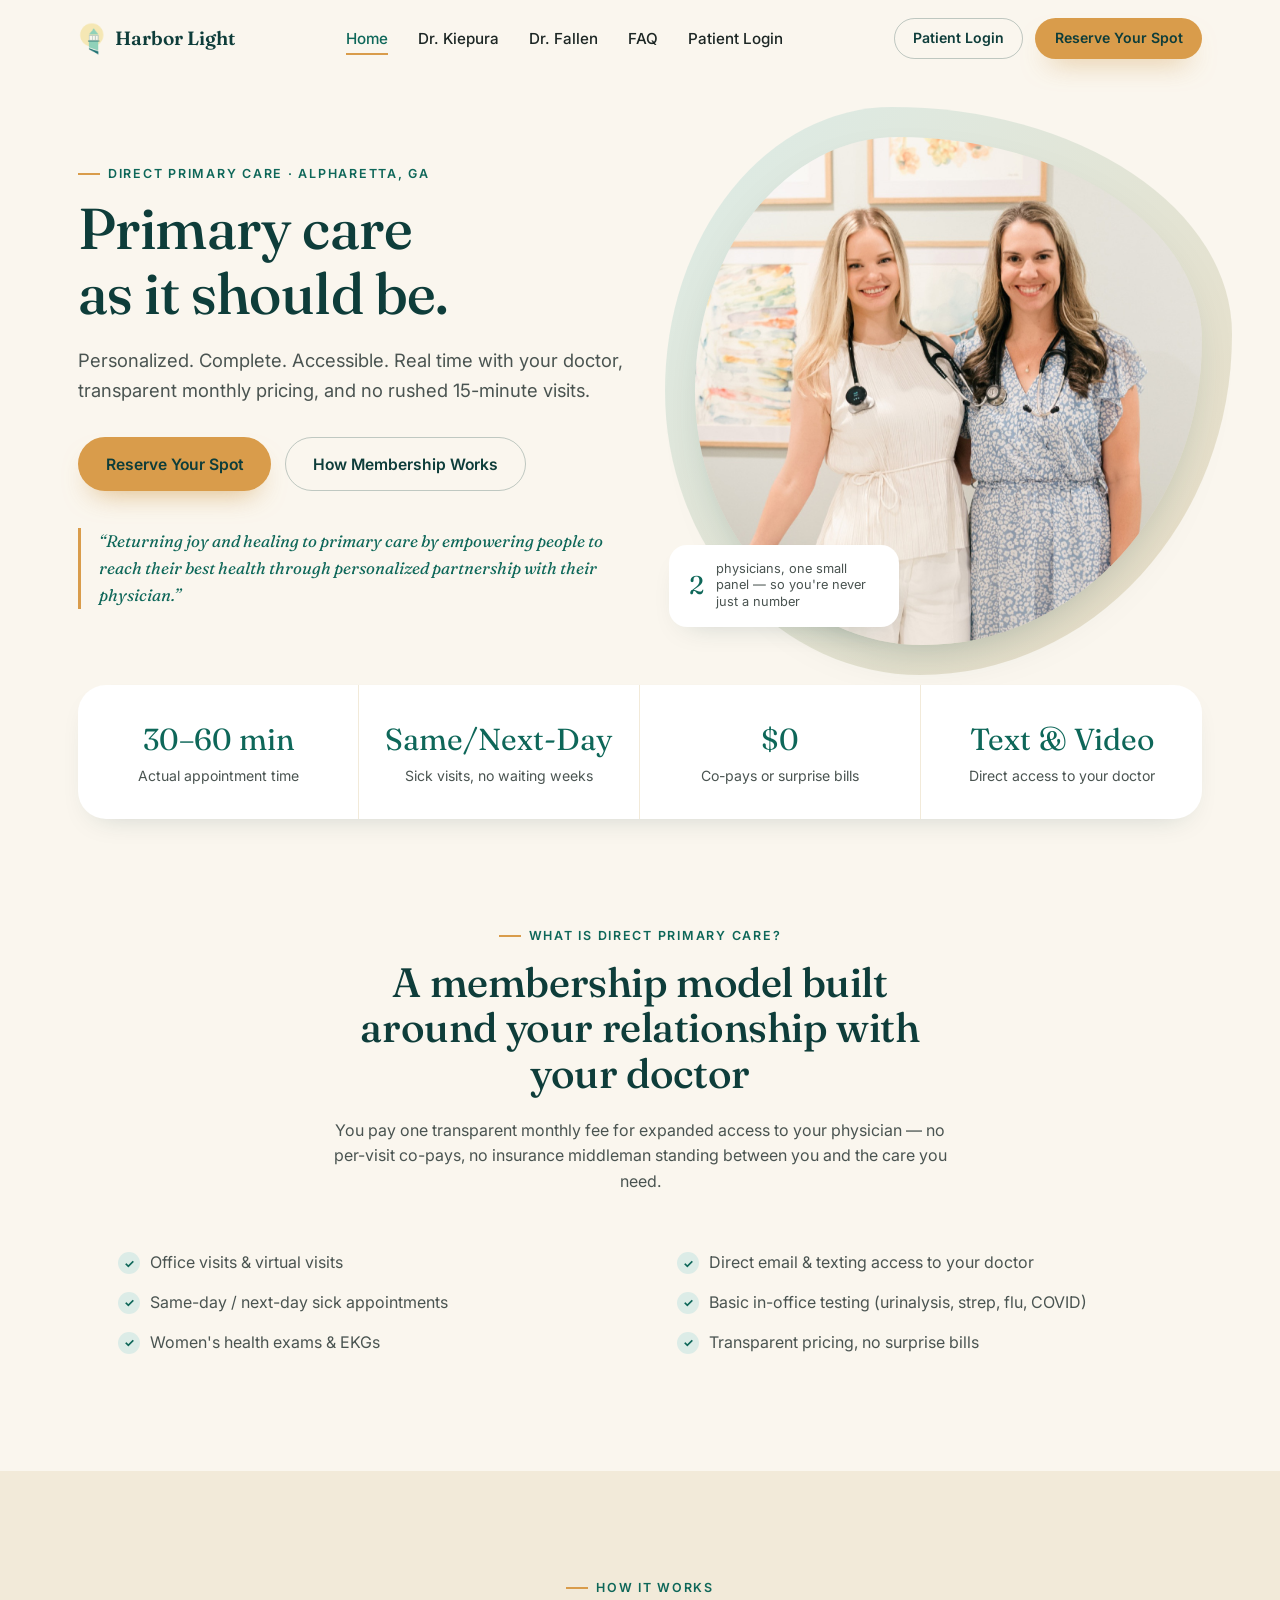
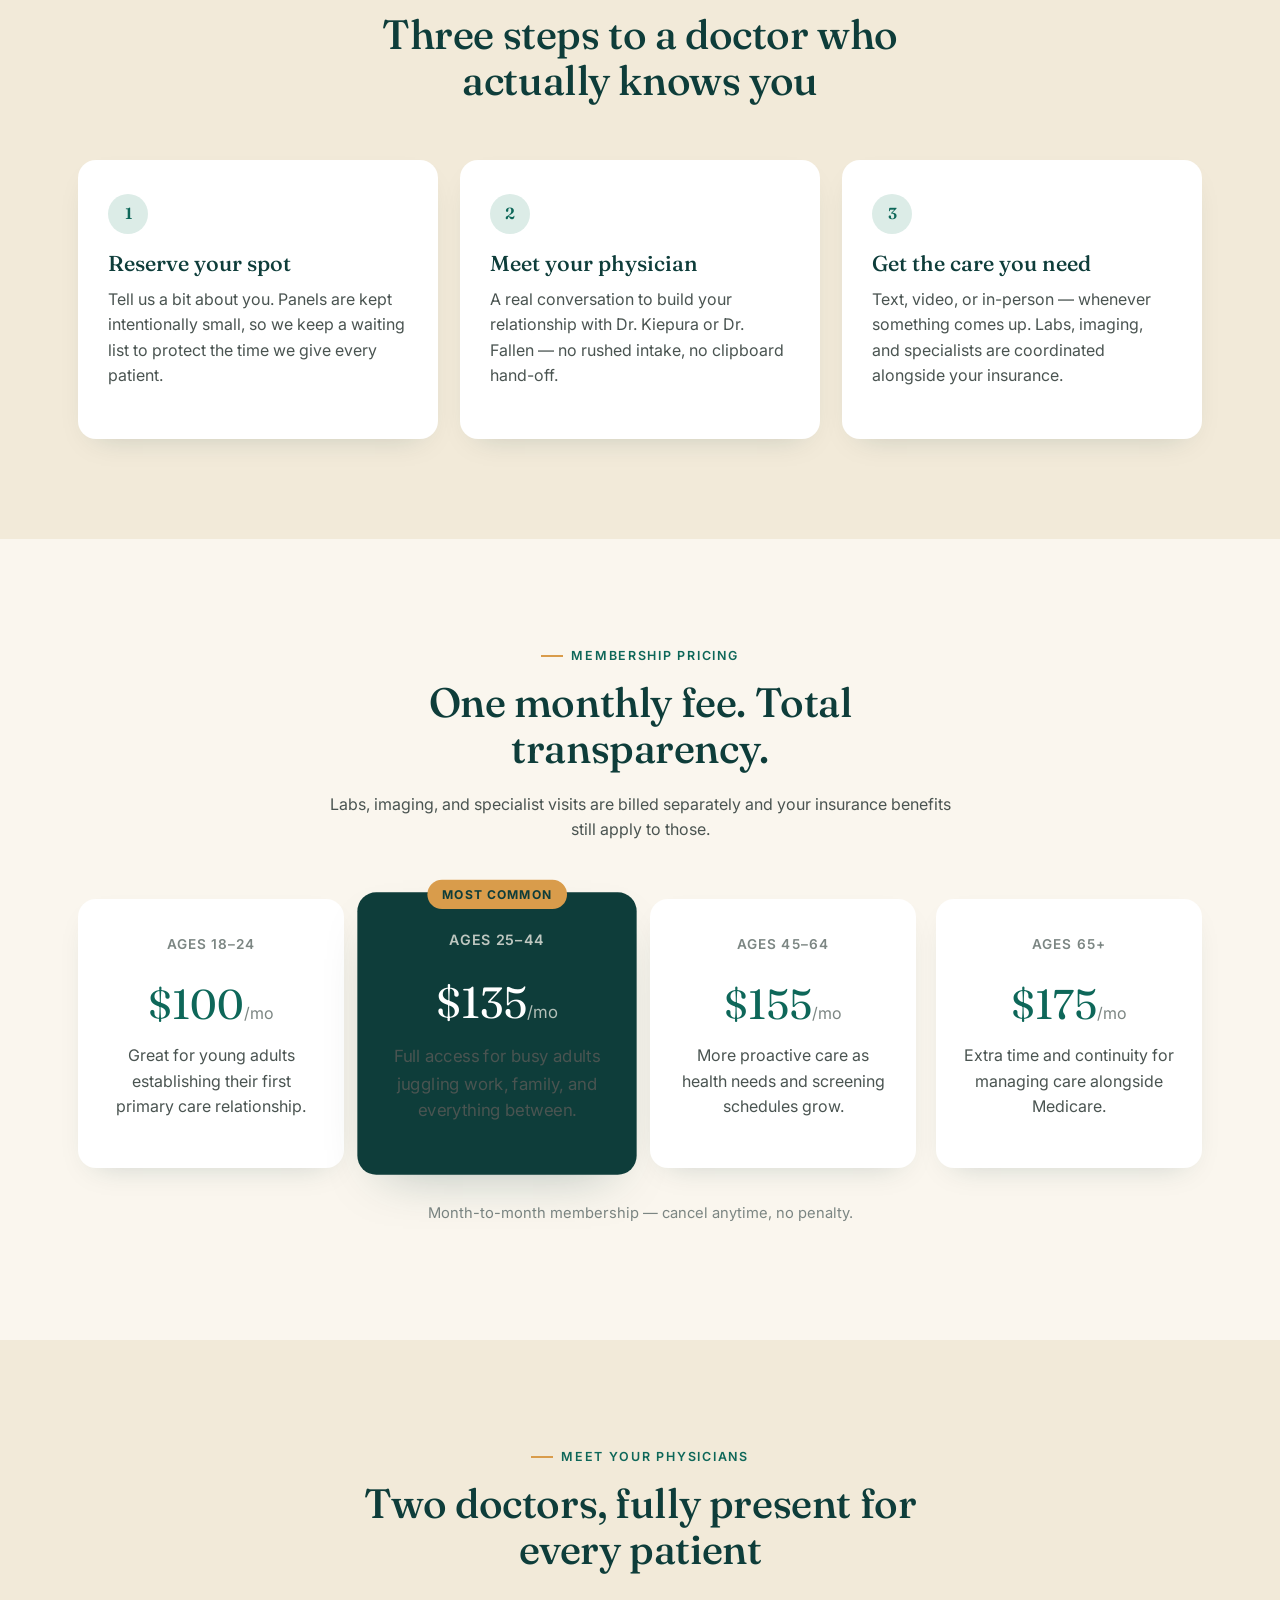
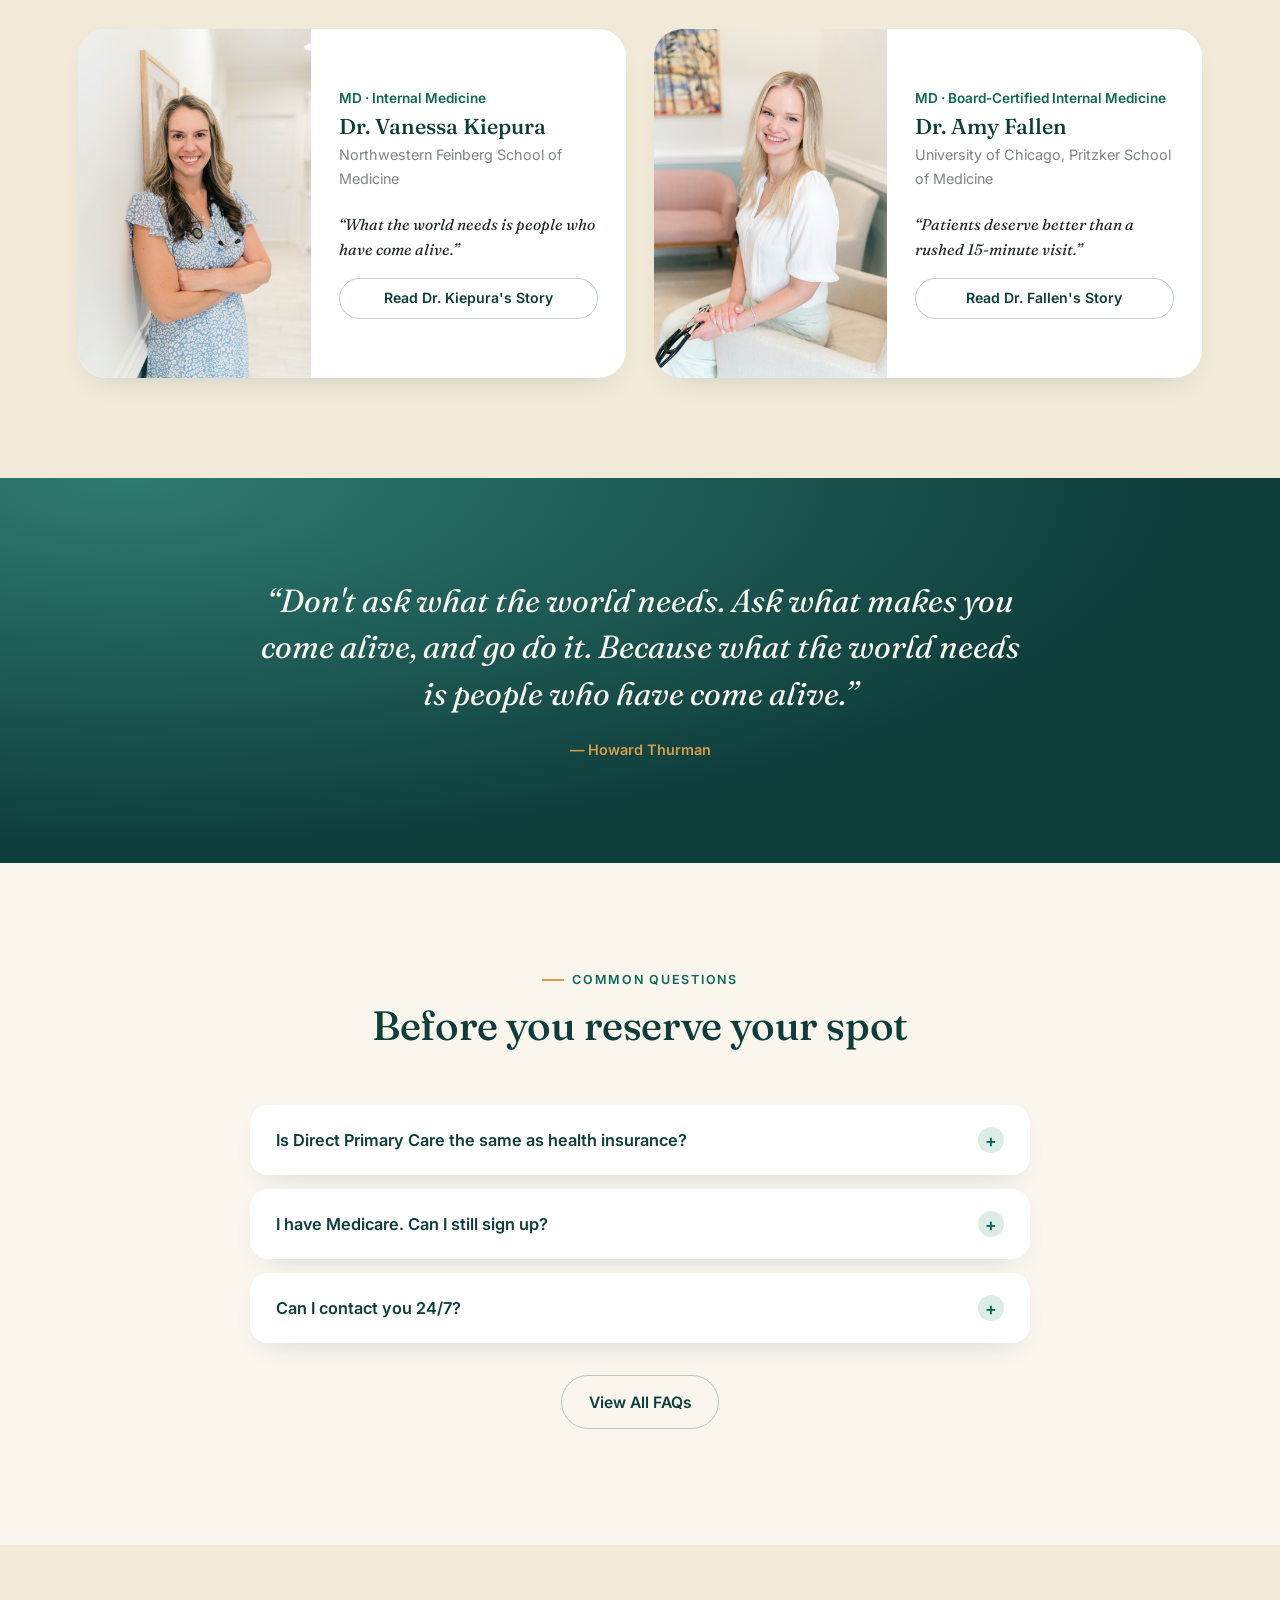
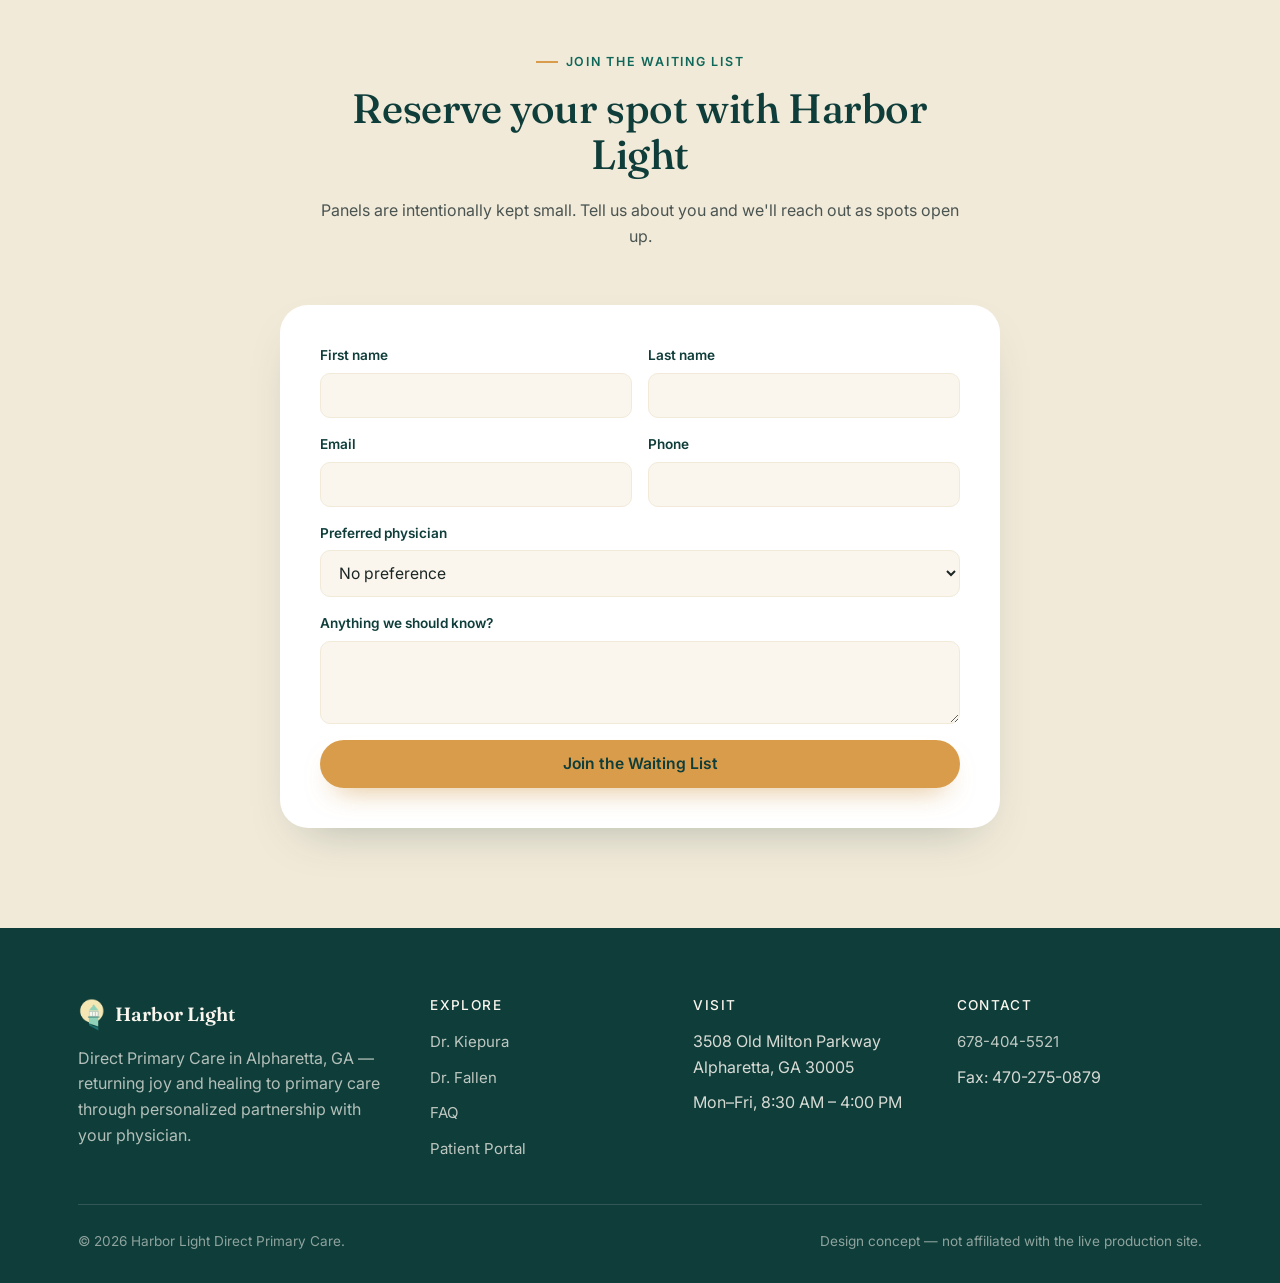
<file: site/index.html>
<!DOCTYPE html>
<html lang="en">
<head>
<meta charset="UTF-8">
<meta name="viewport" content="width=device-width, initial-scale=1.0">
<title>Harbor Light Direct Primary Care | Dr. Kiepura &amp; Dr. Fallen | Alpharetta, GA</title>
<meta name="description" content="Primary care as it should be — personalized, complete, and accessible. Direct Primary Care membership with Dr. Vanessa Kiepura and Dr. Amy Fallen in Alpharetta, GA.">
<link rel="icon" href="assets/img/favicon.png">
<link rel="stylesheet" href="assets/css/styles.css">
<noscript><style>[data-reveal]{opacity:1 !important;transform:none !important;}</style></noscript>
</head>
<body>

<header class="site-header">
  <div class="container nav-row">
    <a href="index.html" class="brand">
      <img src="assets/img/logo-mark.png" alt="Harbor Light lighthouse mark">
      <span class="brand-name">Harbor Light</span>
    </a>
    <nav>
      <ul class="nav-links">
        <li><a href="index.html" class="active">Home</a></li>
        <li><a href="dr-kiepura.html">Dr. Kiepura</a></li>
        <li><a href="dr-fallen.html">Dr. Fallen</a></li>
        <li><a href="faq.html">FAQ</a></li>
        <li><a href="patient-login.html">Patient Login</a></li>
      </ul>
    </nav>
    <div class="nav-cta">
      <a href="patient-login.html" class="btn btn-outline btn-sm">Patient Login</a>
      <a href="#waitlist" class="btn btn-primary btn-sm">Reserve Your Spot</a>
    </div>
    <button class="nav-toggle" aria-label="Open menu"><span></span><span></span><span></span></button>
  </div>
</header>

<div class="mobile-nav">
  <button class="mobile-nav-close" aria-label="Close menu">&times;</button>
  <a href="index.html">Home</a>
  <a href="dr-kiepura.html">Dr. Kiepura</a>
  <a href="dr-fallen.html">Dr. Fallen</a>
  <a href="faq.html">FAQ</a>
  <a href="patient-login.html">Patient Login</a>
  <a href="#waitlist" class="btn btn-primary">Reserve Your Spot</a>
</div>

<main>

  <!-- Hero -->
  <section class="hero">
    <div class="container hero-grid">
      <div data-reveal>
        <span class="eyebrow">Direct Primary Care · Alpharetta, GA</span>
        <h1>Primary care<br>as it should be.</h1>
        <p class="lede">Personalized. Complete. Accessible. Real time with your doctor, transparent monthly pricing, and no rushed 15-minute visits.</p>
        <div class="hero-actions">
          <a href="#waitlist" class="btn btn-primary">Reserve Your Spot</a>
          <a href="#how-it-works" class="btn btn-outline">How Membership Works</a>
        </div>
        <p class="hero-quote">&ldquo;Returning joy and healing to primary care by empowering people to reach their best health through personalized partnership with their physician.&rdquo;</p>
      </div>
      <div class="hero-media" data-reveal>
        <div class="blob"></div>
        <img src="assets/img/hero-clinic.jpg" alt="Dr. Fallen and Dr. Kiepura standing together in a Harbor Light exam room">
        <div class="hero-badge">
          <span class="num">2</span>
          <span class="label">physicians, one small panel &mdash; so you're never just a number</span>
        </div>
      </div>
    </div>
  </section>

  <!-- Stats bar -->
  <div class="container">
    <div class="stats-bar" data-reveal>
      <div class="stats-grid">
        <div class="stat">
          <span class="value">30&ndash;60 min</span>
          <span class="label">Actual appointment time</span>
        </div>
        <div class="stat">
          <span class="value">Same/Next-Day</span>
          <span class="label">Sick visits, no waiting weeks</span>
        </div>
        <div class="stat">
          <span class="value">$0</span>
          <span class="label">Co-pays or surprise bills</span>
        </div>
        <div class="stat">
          <span class="value">Text &amp; Video</span>
          <span class="label">Direct access to your doctor</span>
        </div>
      </div>
    </div>
  </div>

  <!-- What is DPC -->
  <section id="about">
    <div class="container">
      <div class="section-head" data-reveal>
        <span class="eyebrow">What is Direct Primary Care?</span>
        <h2>A membership model built around your relationship with your doctor</h2>
        <p>You pay one transparent monthly fee for expanded access to your physician &mdash; no per-visit co-pays, no insurance middleman standing between you and the care you need.</p>
      </div>
      <ul class="included-grid" data-reveal>
        <li>Office visits &amp; virtual visits</li>
        <li>Direct email &amp; texting access to your doctor</li>
        <li>Same-day / next-day sick appointments</li>
        <li>Basic in-office testing (urinalysis, strep, flu, COVID)</li>
        <li>Women's health exams &amp; EKGs</li>
        <li>Transparent pricing, no surprise bills</li>
      </ul>
    </div>
  </section>

  <!-- How it works -->
  <section id="how-it-works" class="bg-cream-dark">
    <div class="container">
      <div class="section-head" data-reveal>
        <span class="eyebrow">How It Works</span>
        <h2>Three steps to a doctor who actually knows you</h2>
      </div>
      <div class="bento" data-reveal>
        <div class="bento-card">
          <span class="step-num">1</span>
          <h3>Reserve your spot</h3>
          <p>Tell us a bit about you. Panels are kept intentionally small, so we keep a waiting list to protect the time we give every patient.</p>
        </div>
        <div class="bento-card">
          <span class="step-num">2</span>
          <h3>Meet your physician</h3>
          <p>A real conversation to build your relationship with Dr. Kiepura or Dr. Fallen &mdash; no rushed intake, no clipboard hand-off.</p>
        </div>
        <div class="bento-card">
          <span class="step-num">3</span>
          <h3>Get the care you need</h3>
          <p>Text, video, or in-person &mdash; whenever something comes up. Labs, imaging, and specialists are coordinated alongside your insurance.</p>
        </div>
      </div>
    </div>
  </section>

  <!-- Pricing -->
  <section id="pricing">
    <div class="container">
      <div class="section-head" data-reveal>
        <span class="eyebrow">Membership Pricing</span>
        <h2>One monthly fee. Total transparency.</h2>
        <p>Labs, imaging, and specialist visits are billed separately and your insurance benefits still apply to those.</p>
      </div>
      <div class="pricing-grid" data-reveal>
        <div class="price-card">
          <span class="age-range">Ages 18&ndash;24</span>
          <div class="price">$100<span>/mo</span></div>
          <p>Great for young adults establishing their first primary care relationship.</p>
        </div>
        <div class="price-card featured">
          <span class="tag">Most Common</span>
          <span class="age-range">Ages 25&ndash;44</span>
          <div class="price">$135<span>/mo</span></div>
          <p>Full access for busy adults juggling work, family, and everything between.</p>
        </div>
        <div class="price-card">
          <span class="age-range">Ages 45&ndash;64</span>
          <div class="price">$155<span>/mo</span></div>
          <p>More proactive care as health needs and screening schedules grow.</p>
        </div>
        <div class="price-card">
          <span class="age-range">Ages 65+</span>
          <div class="price">$175<span>/mo</span></div>
          <p>Extra time and continuity for managing care alongside Medicare.</p>
        </div>
      </div>
      <p class="pricing-note">Month-to-month membership &mdash; cancel anytime, no penalty.</p>
    </div>
  </section>

  <!-- Meet the doctors -->
  <section class="bg-cream-dark">
    <div class="container">
      <div class="section-head" data-reveal>
        <span class="eyebrow">Meet Your Physicians</span>
        <h2>Two doctors, fully present for every patient</h2>
      </div>
      <div class="providers-grid" data-reveal>
        <div class="provider-card">
          <img src="assets/img/dr-kiepura.jpg" alt="Dr. Vanessa Kiepura">
          <div class="provider-body">
            <span class="cred">MD &middot; Internal Medicine</span>
            <h3>Dr. Vanessa Kiepura</h3>
            <span class="role">Northwestern Feinberg School of Medicine</span>
            <p class="quote">&ldquo;What the world needs is people who have come alive.&rdquo;</p>
            <a href="dr-kiepura.html" class="btn btn-outline btn-sm">Read Dr. Kiepura's Story</a>
          </div>
        </div>
        <div class="provider-card">
          <img src="assets/img/dr-fallen.jpg" alt="Dr. Amy Fallen">
          <div class="provider-body">
            <span class="cred">MD &middot; Board-Certified Internal Medicine</span>
            <h3>Dr. Amy Fallen</h3>
            <span class="role">University of Chicago, Pritzker School of Medicine</span>
            <p class="quote">&ldquo;Patients deserve better than a rushed 15-minute visit.&rdquo;</p>
            <a href="dr-fallen.html" class="btn btn-outline btn-sm">Read Dr. Fallen's Story</a>
          </div>
        </div>
      </div>
    </div>
  </section>

  <!-- Quote band -->
  <section class="bg-teal quote-band">
    <div class="container" data-reveal>
      <blockquote>&ldquo;Don't ask what the world needs. Ask what makes you come alive, and go do it. Because what the world needs is people who have come alive.&rdquo;</blockquote>
      <cite>&mdash; Howard Thurman</cite>
    </div>
  </section>

  <!-- FAQ preview -->
  <section id="faq-preview">
    <div class="container">
      <div class="section-head" data-reveal>
        <span class="eyebrow">Common Questions</span>
        <h2>Before you reserve your spot</h2>
      </div>
      <div class="faq-list" data-reveal>
        <div class="faq-item">
          <button class="faq-question">Is Direct Primary Care the same as health insurance?<span class="icon">+</span></button>
          <div class="faq-answer"><p>No. DPC operates independently from insurance. Your membership covers direct access to your physician; you'll still want insurance (or Medicare) to cover labs, imaging, hospitalizations, and specialists.</p></div>
        </div>
        <div class="faq-item">
          <button class="faq-question">I have Medicare. Can I still sign up?<span class="icon">+</span></button>
          <div class="faq-answer"><p>Yes. Medicare patients are welcome to join &mdash; tests and services that Medicare covers remain covered by Medicare.</p></div>
        </div>
        <div class="faq-item">
          <button class="faq-question">Can I contact you 24/7?<span class="icon">+</span></button>
          <div class="faq-answer"><p>Dr. Kiepura and Dr. Fallen are available for true urgent needs nights and weekends, but in reality these are few and far between &mdash; most questions are handled quickly by text, email, or a same/next-day visit.</p></div>
        </div>
      </div>
      <p class="text-center" style="margin-top:32px;"><a href="faq.html" class="btn btn-outline">View All FAQs</a></p>
    </div>
  </section>

  <!-- CTA / Waitlist -->
  <section id="waitlist" class="bg-cream-dark">
    <div class="container">
      <div class="section-head" data-reveal>
        <span class="eyebrow">Join the Waiting List</span>
        <h2>Reserve your spot with Harbor Light</h2>
        <p>Panels are intentionally kept small. Tell us about you and we'll reach out as spots open up.</p>
      </div>
      <div style="max-width:720px; margin:0 auto;" data-reveal>
        <div class="form-card">
          <form data-waitlist>
            <div class="form-row">
              <div class="form-field"><label for="fname">First name</label><input id="fname" type="text" required></div>
              <div class="form-field"><label for="lname">Last name</label><input id="lname" type="text" required></div>
            </div>
            <div class="form-row">
              <div class="form-field"><label for="email">Email</label><input id="email" type="email" required></div>
              <div class="form-field"><label for="phone">Phone</label><input id="phone" type="tel"></div>
            </div>
            <div class="form-row">
              <div class="form-field full">
                <label for="doctor">Preferred physician</label>
                <select id="doctor">
                  <option>No preference</option>
                  <option>Dr. Kiepura</option>
                  <option>Dr. Fallen</option>
                </select>
              </div>
            </div>
            <div class="form-row">
              <div class="form-field full"><label for="notes">Anything we should know?</label><textarea id="notes" rows="3"></textarea></div>
            </div>
            <button type="submit" class="btn btn-primary" style="width:100%;">Join the Waiting List</button>
          </form>
          <div class="form-success" style="display:none;">
            <h3>Thank you!</h3>
            <p class="mt-0">We've received your request and will be in touch as spots open up.</p>
          </div>
        </div>
      </div>
    </div>
  </section>

</main>

<footer class="site-footer">
  <div class="container">
    <div class="footer-grid">
      <div class="footer-col">
        <a href="index.html" class="brand" style="margin-bottom:14px;">
          <img src="assets/img/logo-mark.png" alt="Harbor Light lighthouse mark">
          <span class="brand-name">Harbor Light</span>
        </a>
        <p>Direct Primary Care in Alpharetta, GA &mdash; returning joy and healing to primary care through personalized partnership with your physician.</p>
      </div>
      <div class="footer-col">
        <h4>Explore</h4>
        <ul>
          <li><a href="dr-kiepura.html">Dr. Kiepura</a></li>
          <li><a href="dr-fallen.html">Dr. Fallen</a></li>
          <li><a href="faq.html">FAQ</a></li>
          <li><a href="patient-login.html">Patient Portal</a></li>
        </ul>
      </div>
      <div class="footer-col">
        <h4>Visit</h4>
        <ul>
          <li>3508 Old Milton Parkway<br>Alpharetta, GA 30005</li>
          <li>Mon&ndash;Fri, 8:30 AM &ndash; 4:00 PM</li>
        </ul>
      </div>
      <div class="footer-col">
        <h4>Contact</h4>
        <ul>
          <li><a href="tel:6784045521">678-404-5521</a></li>
          <li>Fax: 470-275-0879</li>
        </ul>
      </div>
    </div>
    <div class="footer-bottom">
      <span>&copy; 2026 Harbor Light Direct Primary Care.</span>
      <span>Design concept &mdash; not affiliated with the live production site.</span>
    </div>
  </div>
</footer>

<script src="assets/js/main.js" defer></script>
</body>
</html>
</file>
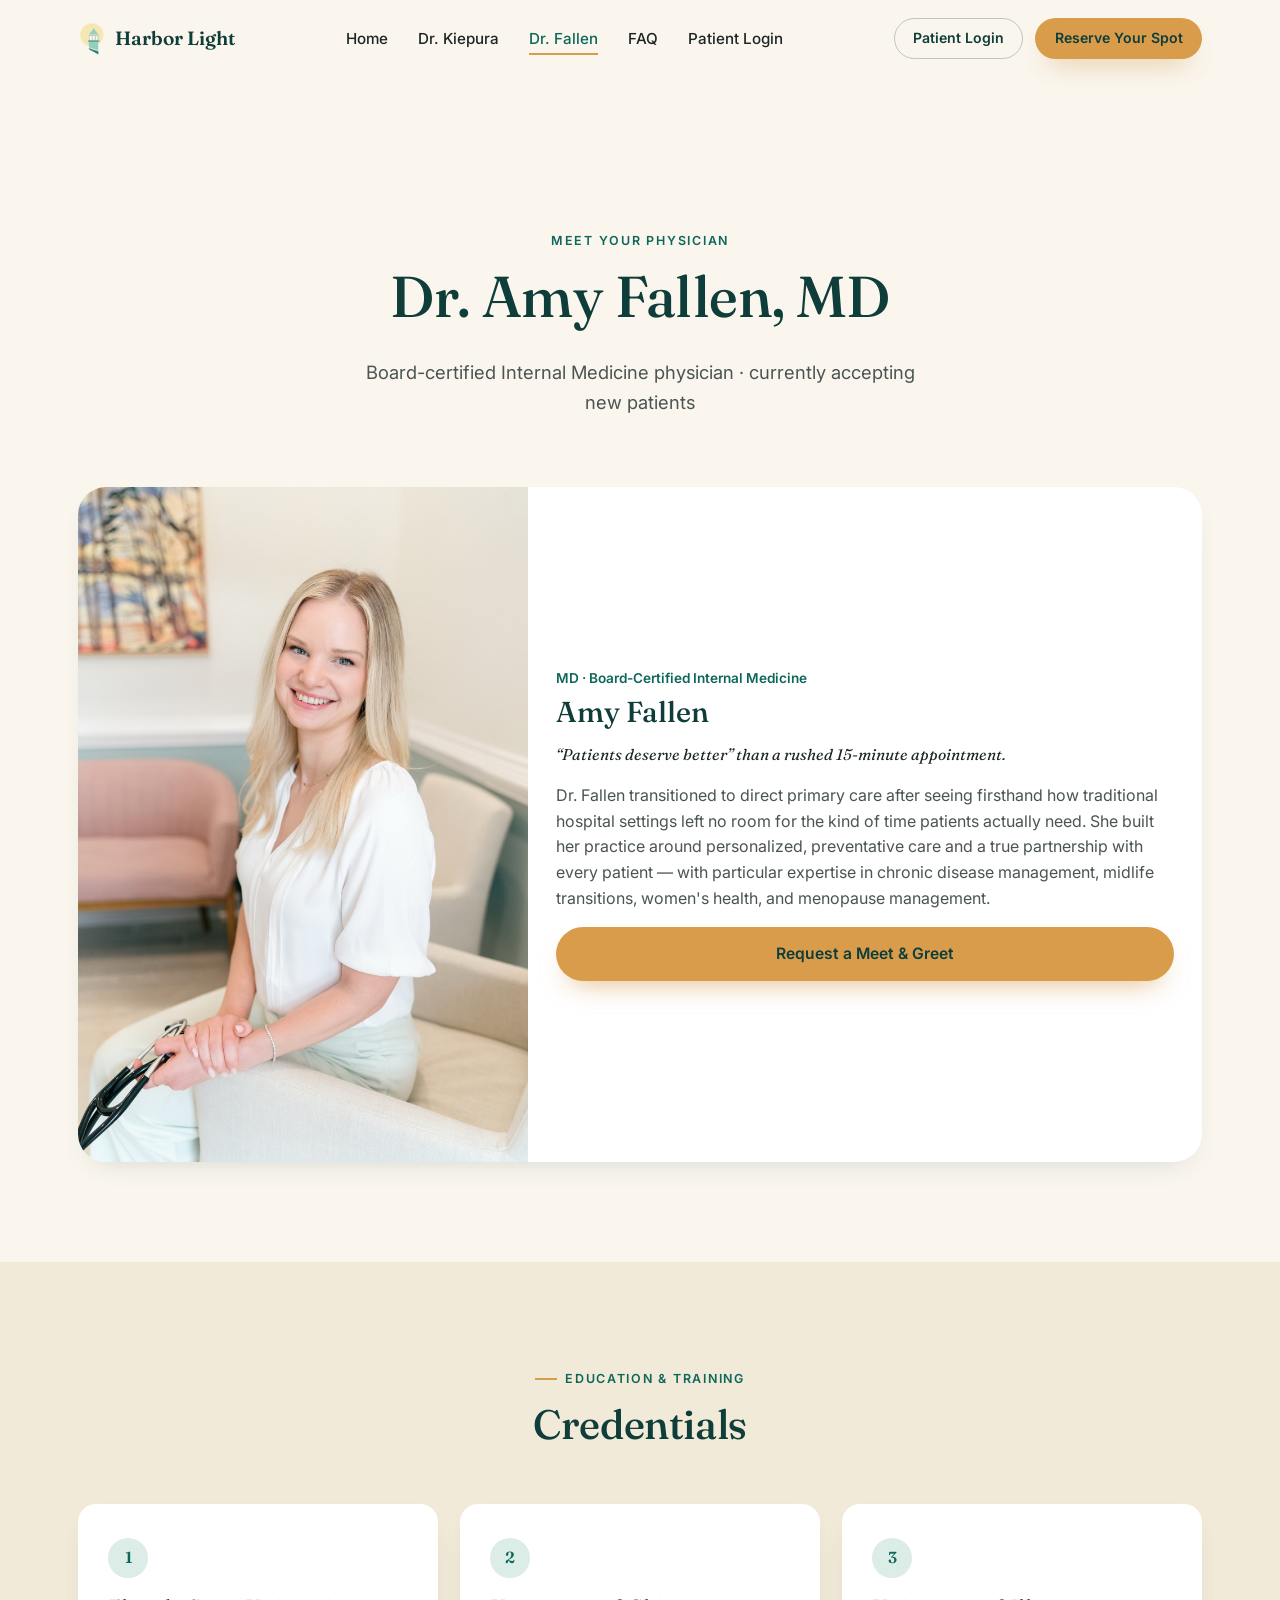
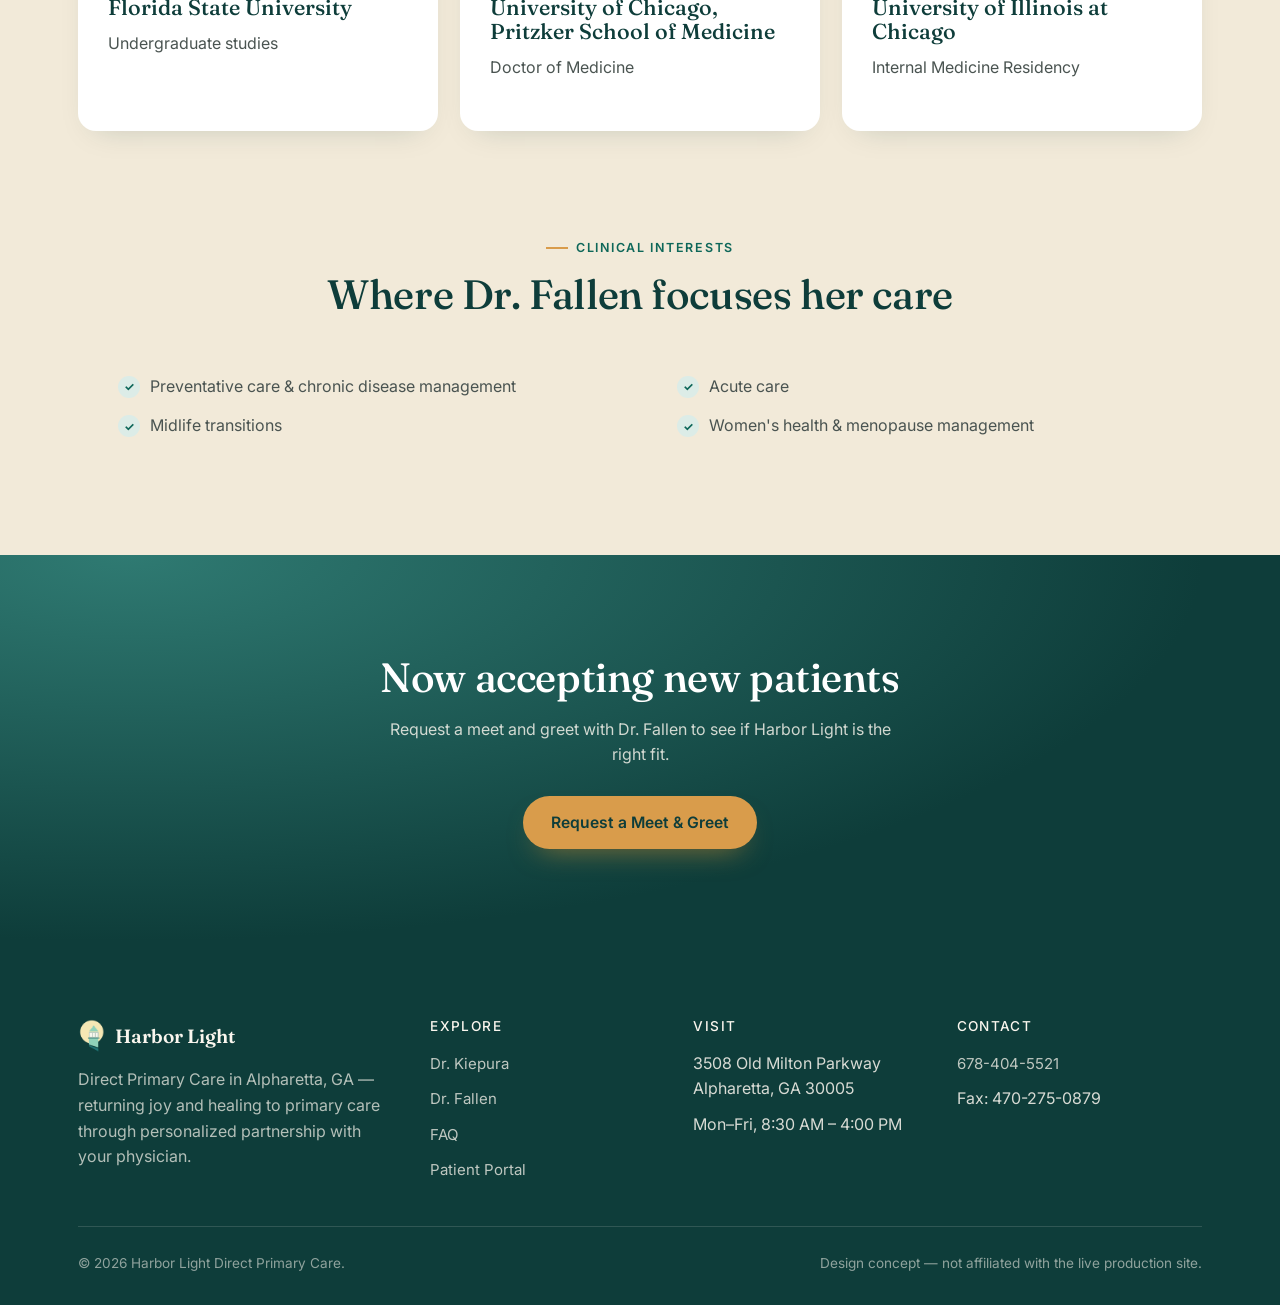
<file: site/dr-fallen.html>
<!DOCTYPE html>
<html lang="en">
<head>
<meta charset="UTF-8">
<meta name="viewport" content="width=device-width, initial-scale=1.0">
<title>Dr. Amy Fallen, MD | Harbor Light Direct Primary Care</title>
<meta name="description" content="Meet Dr. Amy Fallen, MD — board-certified Internal Medicine physician at Harbor Light Direct Primary Care in Alpharetta, GA. Currently accepting new patients.">
<link rel="icon" href="assets/img/favicon.png">
<link rel="stylesheet" href="assets/css/styles.css">
<noscript><style>[data-reveal]{opacity:1 !important;transform:none !important;}</style></noscript>
</head>
<body>

<header class="site-header">
  <div class="container nav-row">
    <a href="index.html" class="brand">
      <img src="assets/img/logo-mark.png" alt="Harbor Light lighthouse mark">
      <span class="brand-name">Harbor Light</span>
    </a>
    <nav>
      <ul class="nav-links">
        <li><a href="index.html">Home</a></li>
        <li><a href="dr-kiepura.html">Dr. Kiepura</a></li>
        <li><a href="dr-fallen.html" class="active">Dr. Fallen</a></li>
        <li><a href="faq.html">FAQ</a></li>
        <li><a href="patient-login.html">Patient Login</a></li>
      </ul>
    </nav>
    <div class="nav-cta">
      <a href="patient-login.html" class="btn btn-outline btn-sm">Patient Login</a>
      <a href="index.html#waitlist" class="btn btn-primary btn-sm">Reserve Your Spot</a>
    </div>
    <button class="nav-toggle" aria-label="Open menu"><span></span><span></span><span></span></button>
  </div>
</header>

<div class="mobile-nav">
  <button class="mobile-nav-close" aria-label="Close menu">&times;</button>
  <a href="index.html">Home</a>
  <a href="dr-kiepura.html">Dr. Kiepura</a>
  <a href="dr-fallen.html">Dr. Fallen</a>
  <a href="faq.html">FAQ</a>
  <a href="patient-login.html">Patient Login</a>
  <a href="index.html#waitlist" class="btn btn-primary">Reserve Your Spot</a>
</div>

<main>

  <section class="page-hero">
    <div class="container" data-reveal>
      <span class="eyebrow">Meet Your Physician</span>
      <h1>Dr. Amy Fallen, MD</h1>
      <p class="lede" style="margin:0 auto;">Board-certified Internal Medicine physician &middot; currently accepting new patients</p>
    </div>
  </section>

  <section style="padding-top:0;">
    <div class="container">
      <div class="provider-card" style="grid-template-columns: 0.8fr 1.2fr;" data-reveal>
        <img src="assets/img/dr-fallen.jpg" alt="Dr. Amy Fallen in the Harbor Light office">
        <div class="provider-body">
          <span class="cred">MD &middot; Board-Certified Internal Medicine</span>
          <h3 style="font-size:1.8rem;">Amy Fallen</h3>
          <p class="quote">&ldquo;Patients deserve better&rdquo; than a rushed 15-minute appointment.</p>
          <p>Dr. Fallen transitioned to direct primary care after seeing firsthand how traditional hospital settings left no room for the kind of time patients actually need. She built her practice around personalized, preventative care and a true partnership with every patient &mdash; with particular expertise in chronic disease management, midlife transitions, women's health, and menopause management.</p>
          <a href="index.html#waitlist" class="btn btn-primary">Request a Meet &amp; Greet</a>
        </div>
      </div>
    </div>
  </section>

  <section class="bg-cream-dark">
    <div class="container">
      <div class="section-head" data-reveal>
        <span class="eyebrow">Education &amp; Training</span>
        <h2>Credentials</h2>
      </div>
      <div class="bento" data-reveal>
        <div class="bento-card">
          <span class="step-num">1</span>
          <h3>Florida State University</h3>
          <p>Undergraduate studies</p>
        </div>
        <div class="bento-card">
          <span class="step-num">2</span>
          <h3>University of Chicago, Pritzker School of Medicine</h3>
          <p>Doctor of Medicine</p>
        </div>
        <div class="bento-card">
          <span class="step-num">3</span>
          <h3>University of Illinois at Chicago</h3>
          <p>Internal Medicine Residency</p>
        </div>
      </div>
    </div>
  </section>

  <section class="bg-cream-dark" style="padding-top:0;">
    <div class="container">
      <div class="section-head" data-reveal>
        <span class="eyebrow">Clinical Interests</span>
        <h2>Where Dr. Fallen focuses her care</h2>
      </div>
      <ul class="included-grid" data-reveal>
        <li>Preventative care &amp; chronic disease management</li>
        <li>Acute care</li>
        <li>Midlife transitions</li>
        <li>Women's health &amp; menopause management</li>
      </ul>
    </div>
  </section>

  <section class="bg-teal quote-band">
    <div class="container" data-reveal>
      <h2 style="margin-bottom:16px;">Now accepting new patients</h2>
      <p style="max-width:520px;margin:0 auto 28px;">Request a meet and greet with Dr. Fallen to see if Harbor Light is the right fit.</p>
      <a href="index.html#waitlist" class="btn btn-primary">Request a Meet &amp; Greet</a>
    </div>
  </section>

</main>

<footer class="site-footer">
  <div class="container">
    <div class="footer-grid">
      <div class="footer-col">
        <a href="index.html" class="brand" style="margin-bottom:14px;">
          <img src="assets/img/logo-mark.png" alt="Harbor Light lighthouse mark">
          <span class="brand-name">Harbor Light</span>
        </a>
        <p>Direct Primary Care in Alpharetta, GA &mdash; returning joy and healing to primary care through personalized partnership with your physician.</p>
      </div>
      <div class="footer-col">
        <h4>Explore</h4>
        <ul>
          <li><a href="dr-kiepura.html">Dr. Kiepura</a></li>
          <li><a href="dr-fallen.html">Dr. Fallen</a></li>
          <li><a href="faq.html">FAQ</a></li>
          <li><a href="patient-login.html">Patient Portal</a></li>
        </ul>
      </div>
      <div class="footer-col">
        <h4>Visit</h4>
        <ul>
          <li>3508 Old Milton Parkway<br>Alpharetta, GA 30005</li>
          <li>Mon&ndash;Fri, 8:30 AM &ndash; 4:00 PM</li>
        </ul>
      </div>
      <div class="footer-col">
        <h4>Contact</h4>
        <ul>
          <li><a href="tel:6784045521">678-404-5521</a></li>
          <li>Fax: 470-275-0879</li>
        </ul>
      </div>
    </div>
    <div class="footer-bottom">
      <span>&copy; 2026 Harbor Light Direct Primary Care.</span>
      <span>Design concept &mdash; not affiliated with the live production site.</span>
    </div>
  </div>
</footer>

<script src="assets/js/main.js" defer></script>
</body>
</html>
</file>
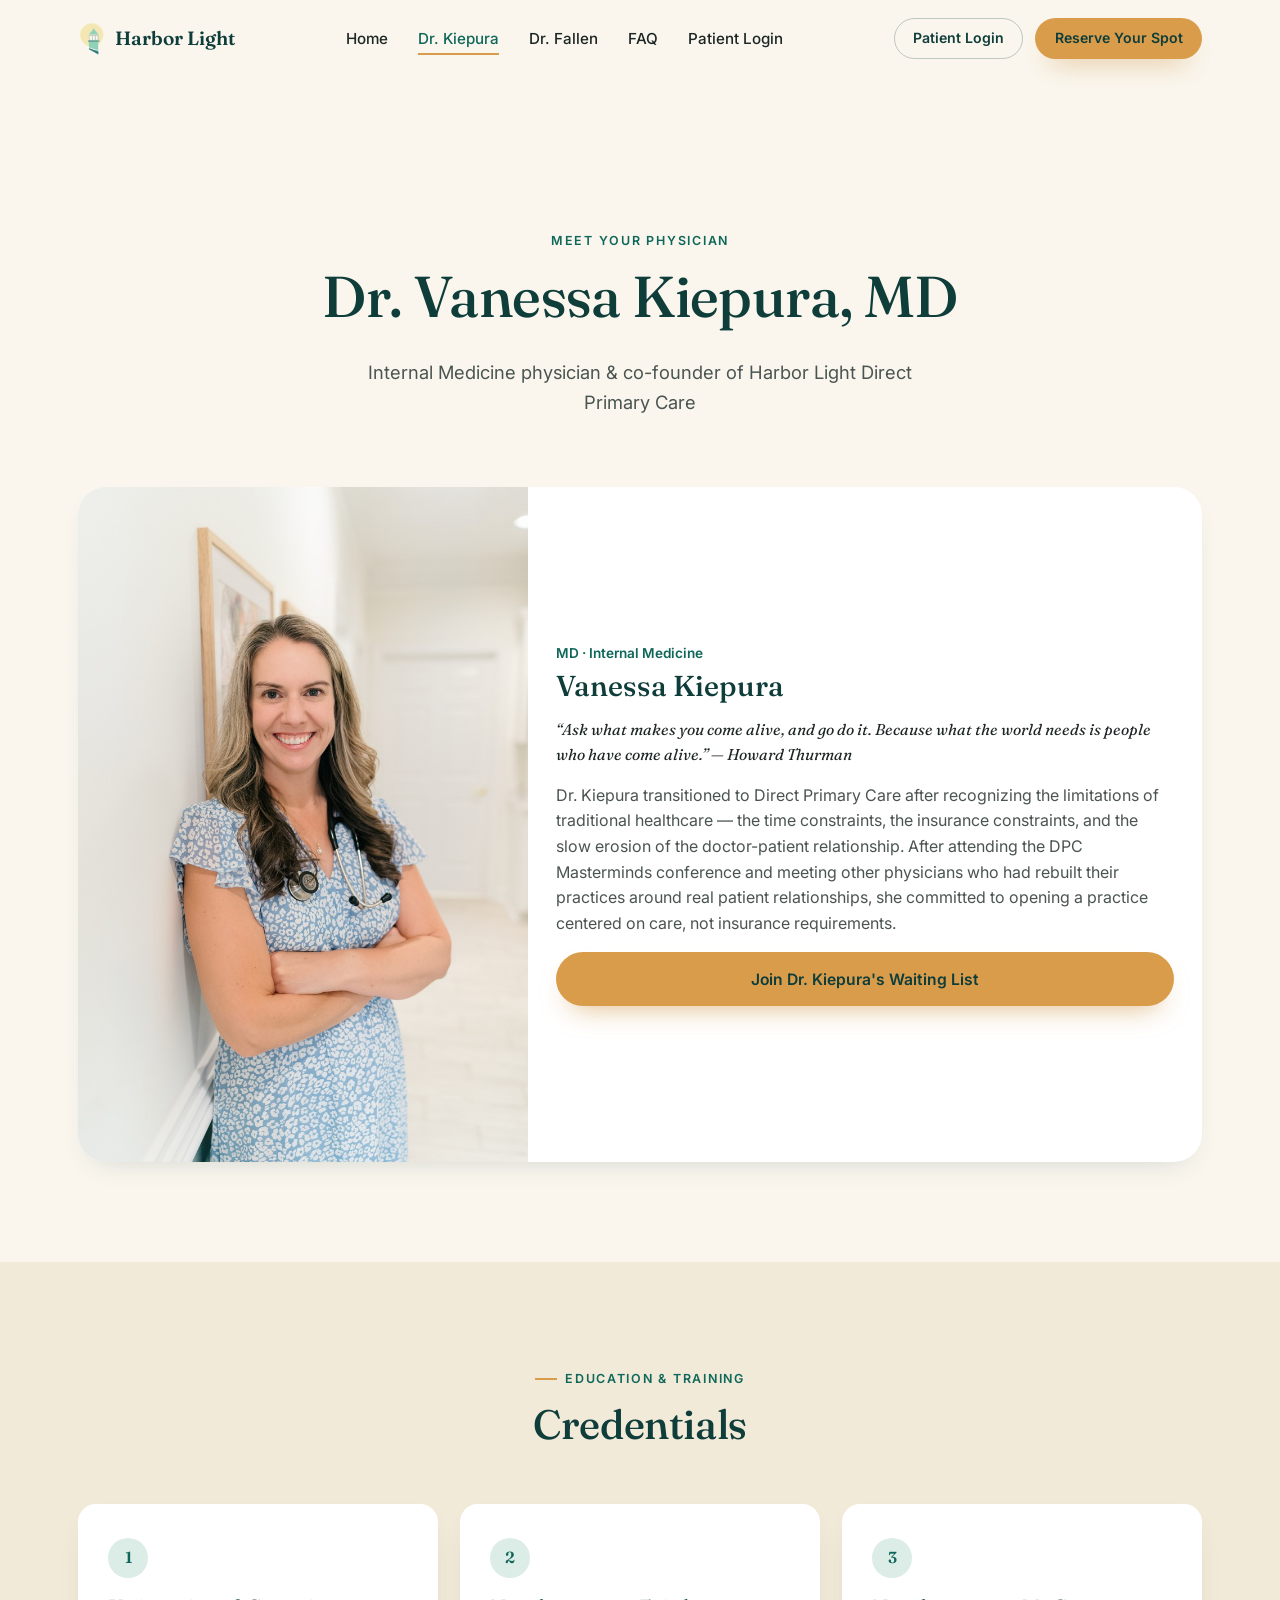
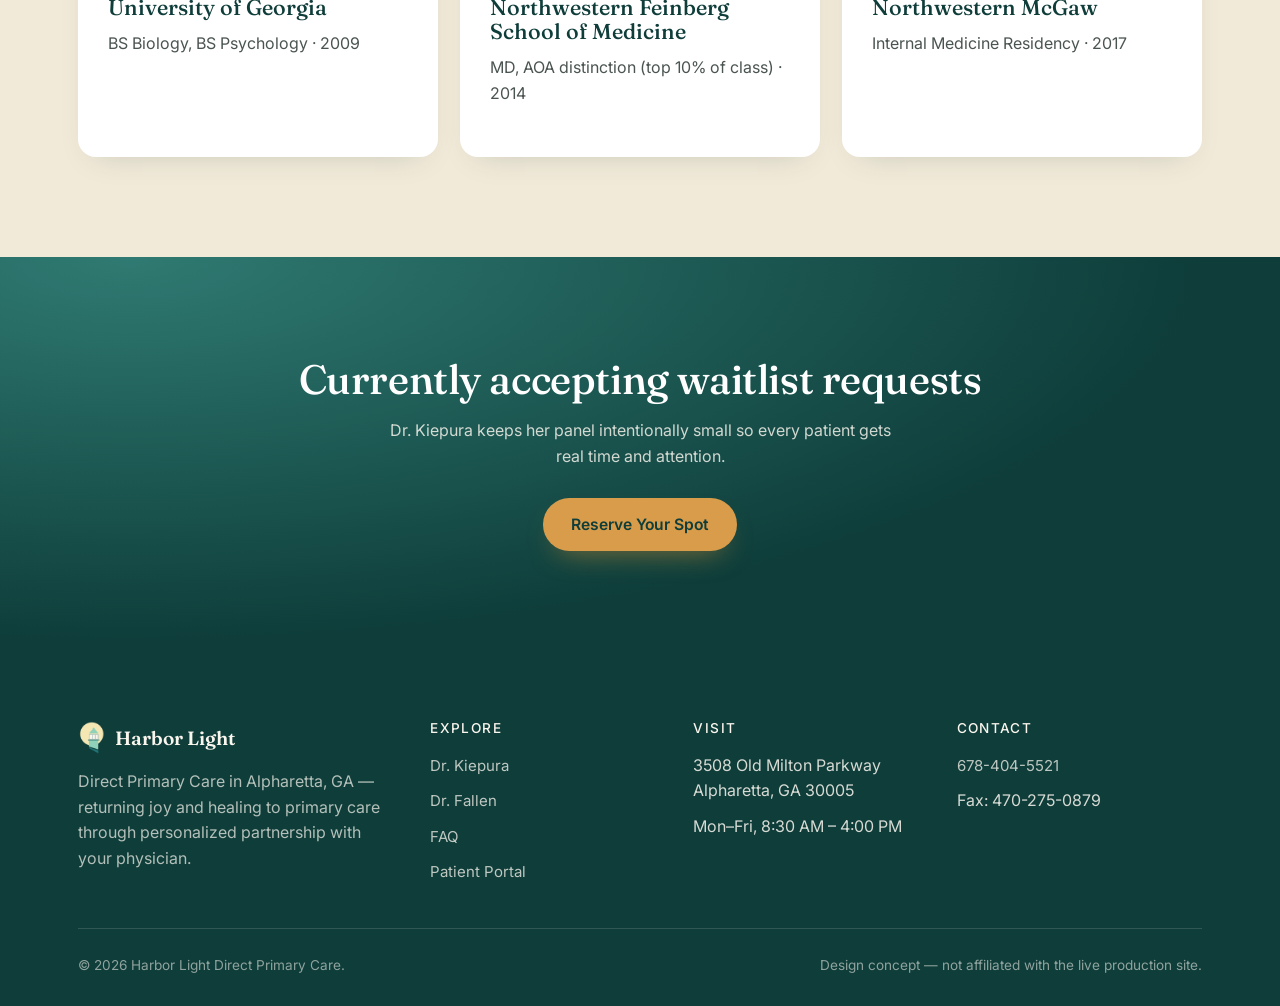
<file: site/dr-kiepura.html>
<!DOCTYPE html>
<html lang="en">
<head>
<meta charset="UTF-8">
<meta name="viewport" content="width=device-width, initial-scale=1.0">
<title>Dr. Vanessa Kiepura, MD | Harbor Light Direct Primary Care</title>
<meta name="description" content="Meet Dr. Vanessa Kiepura, MD — Internal Medicine physician and co-founder of Harbor Light Direct Primary Care in Alpharetta, GA.">
<link rel="icon" href="assets/img/favicon.png">
<link rel="stylesheet" href="assets/css/styles.css">
<noscript><style>[data-reveal]{opacity:1 !important;transform:none !important;}</style></noscript>
</head>
<body>

<header class="site-header">
  <div class="container nav-row">
    <a href="index.html" class="brand">
      <img src="assets/img/logo-mark.png" alt="Harbor Light lighthouse mark">
      <span class="brand-name">Harbor Light</span>
    </a>
    <nav>
      <ul class="nav-links">
        <li><a href="index.html">Home</a></li>
        <li><a href="dr-kiepura.html" class="active">Dr. Kiepura</a></li>
        <li><a href="dr-fallen.html">Dr. Fallen</a></li>
        <li><a href="faq.html">FAQ</a></li>
        <li><a href="patient-login.html">Patient Login</a></li>
      </ul>
    </nav>
    <div class="nav-cta">
      <a href="patient-login.html" class="btn btn-outline btn-sm">Patient Login</a>
      <a href="index.html#waitlist" class="btn btn-primary btn-sm">Reserve Your Spot</a>
    </div>
    <button class="nav-toggle" aria-label="Open menu"><span></span><span></span><span></span></button>
  </div>
</header>

<div class="mobile-nav">
  <button class="mobile-nav-close" aria-label="Close menu">&times;</button>
  <a href="index.html">Home</a>
  <a href="dr-kiepura.html">Dr. Kiepura</a>
  <a href="dr-fallen.html">Dr. Fallen</a>
  <a href="faq.html">FAQ</a>
  <a href="patient-login.html">Patient Login</a>
  <a href="index.html#waitlist" class="btn btn-primary">Reserve Your Spot</a>
</div>

<main>

  <section class="page-hero">
    <div class="container" data-reveal>
      <span class="eyebrow">Meet Your Physician</span>
      <h1>Dr. Vanessa Kiepura, MD</h1>
      <p class="lede" style="margin:0 auto;">Internal Medicine physician &amp; co-founder of Harbor Light Direct Primary Care</p>
    </div>
  </section>

  <section style="padding-top:0;">
    <div class="container">
      <div class="provider-card" style="grid-template-columns: 0.8fr 1.2fr;" data-reveal>
        <img src="assets/img/dr-kiepura.jpg" alt="Dr. Vanessa Kiepura standing in the Harbor Light office">
        <div class="provider-body">
          <span class="cred">MD &middot; Internal Medicine</span>
          <h3 style="font-size:1.8rem;">Vanessa Kiepura</h3>
          <p class="quote">&ldquo;Ask what makes you come alive, and go do it. Because what the world needs is people who have come alive.&rdquo; &mdash; Howard Thurman</p>
          <p>Dr. Kiepura transitioned to Direct Primary Care after recognizing the limitations of traditional healthcare &mdash; the time constraints, the insurance constraints, and the slow erosion of the doctor-patient relationship. After attending the DPC Masterminds conference and meeting other physicians who had rebuilt their practices around real patient relationships, she committed to opening a practice centered on care, not insurance requirements.</p>
          <a href="index.html#waitlist" class="btn btn-primary">Join Dr. Kiepura's Waiting List</a>
        </div>
      </div>
    </div>
  </section>

  <section class="bg-cream-dark">
    <div class="container">
      <div class="section-head" data-reveal>
        <span class="eyebrow">Education &amp; Training</span>
        <h2>Credentials</h2>
      </div>
      <div class="bento" data-reveal>
        <div class="bento-card">
          <span class="step-num">1</span>
          <h3>University of Georgia</h3>
          <p>BS Biology, BS Psychology &middot; 2009</p>
        </div>
        <div class="bento-card">
          <span class="step-num">2</span>
          <h3>Northwestern Feinberg School of Medicine</h3>
          <p>MD, AOA distinction (top 10% of class) &middot; 2014</p>
        </div>
        <div class="bento-card">
          <span class="step-num">3</span>
          <h3>Northwestern McGaw</h3>
          <p>Internal Medicine Residency &middot; 2017</p>
        </div>
      </div>
    </div>
  </section>

  <section class="bg-teal quote-band">
    <div class="container" data-reveal>
      <h2 style="margin-bottom:16px;">Currently accepting waitlist requests</h2>
      <p style="max-width:520px;margin:0 auto 28px;">Dr. Kiepura keeps her panel intentionally small so every patient gets real time and attention.</p>
      <a href="index.html#waitlist" class="btn btn-primary">Reserve Your Spot</a>
    </div>
  </section>

</main>

<footer class="site-footer">
  <div class="container">
    <div class="footer-grid">
      <div class="footer-col">
        <a href="index.html" class="brand" style="margin-bottom:14px;">
          <img src="assets/img/logo-mark.png" alt="Harbor Light lighthouse mark">
          <span class="brand-name">Harbor Light</span>
        </a>
        <p>Direct Primary Care in Alpharetta, GA &mdash; returning joy and healing to primary care through personalized partnership with your physician.</p>
      </div>
      <div class="footer-col">
        <h4>Explore</h4>
        <ul>
          <li><a href="dr-kiepura.html">Dr. Kiepura</a></li>
          <li><a href="dr-fallen.html">Dr. Fallen</a></li>
          <li><a href="faq.html">FAQ</a></li>
          <li><a href="patient-login.html">Patient Portal</a></li>
        </ul>
      </div>
      <div class="footer-col">
        <h4>Visit</h4>
        <ul>
          <li>3508 Old Milton Parkway<br>Alpharetta, GA 30005</li>
          <li>Mon&ndash;Fri, 8:30 AM &ndash; 4:00 PM</li>
        </ul>
      </div>
      <div class="footer-col">
        <h4>Contact</h4>
        <ul>
          <li><a href="tel:6784045521">678-404-5521</a></li>
          <li>Fax: 470-275-0879</li>
        </ul>
      </div>
    </div>
    <div class="footer-bottom">
      <span>&copy; 2026 Harbor Light Direct Primary Care.</span>
      <span>Design concept &mdash; not affiliated with the live production site.</span>
    </div>
  </div>
</footer>

<script src="assets/js/main.js" defer></script>
</body>
</html>
</file>
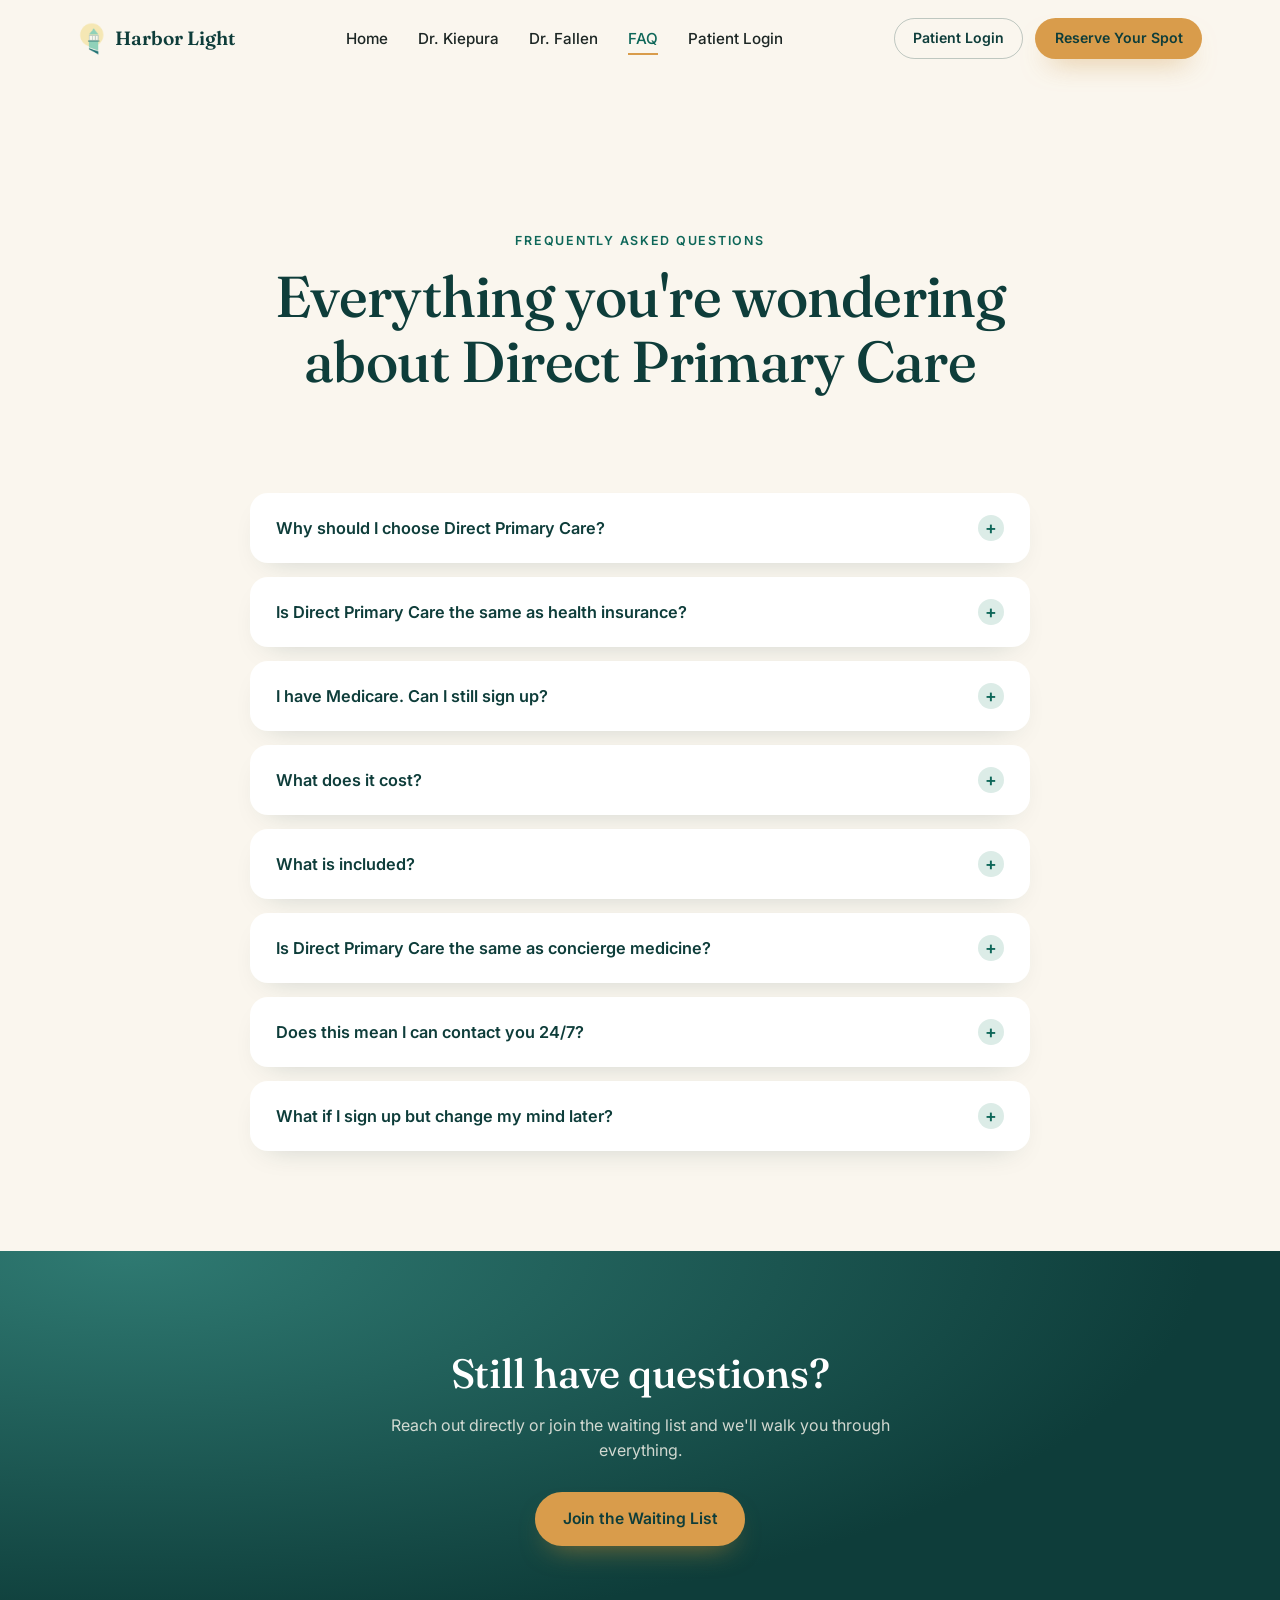
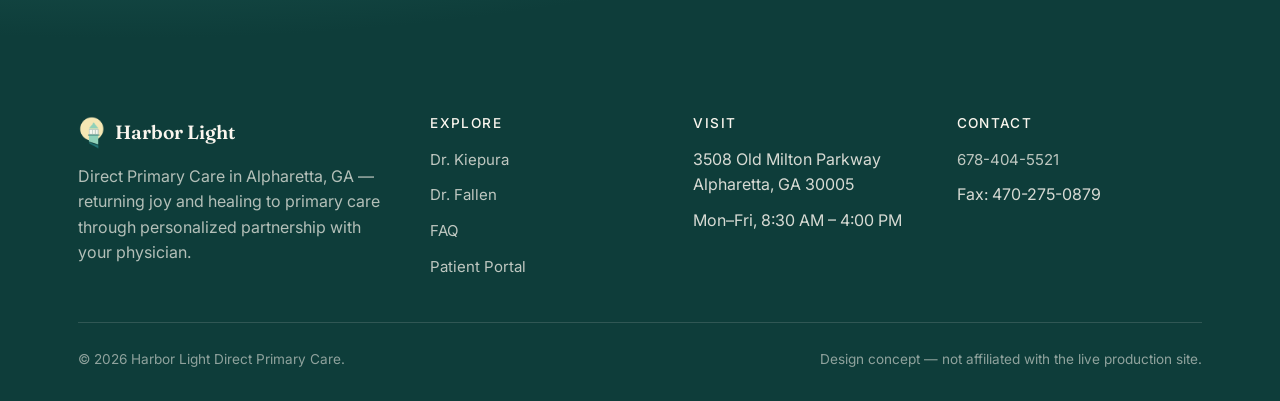
<file: site/faq.html>
<!DOCTYPE html>
<html lang="en">
<head>
<meta charset="UTF-8">
<meta name="viewport" content="width=device-width, initial-scale=1.0">
<title>FAQ | Harbor Light Direct Primary Care</title>
<meta name="description" content="Answers to common questions about Direct Primary Care membership, pricing, Medicare, and what's included at Harbor Light DPC in Alpharetta, GA.">
<link rel="icon" href="assets/img/favicon.png">
<link rel="stylesheet" href="assets/css/styles.css">
<noscript><style>[data-reveal]{opacity:1 !important;transform:none !important;}</style></noscript>
</head>
<body>

<header class="site-header">
  <div class="container nav-row">
    <a href="index.html" class="brand">
      <img src="assets/img/logo-mark.png" alt="Harbor Light lighthouse mark">
      <span class="brand-name">Harbor Light</span>
    </a>
    <nav>
      <ul class="nav-links">
        <li><a href="index.html">Home</a></li>
        <li><a href="dr-kiepura.html">Dr. Kiepura</a></li>
        <li><a href="dr-fallen.html">Dr. Fallen</a></li>
        <li><a href="faq.html" class="active">FAQ</a></li>
        <li><a href="patient-login.html">Patient Login</a></li>
      </ul>
    </nav>
    <div class="nav-cta">
      <a href="patient-login.html" class="btn btn-outline btn-sm">Patient Login</a>
      <a href="index.html#waitlist" class="btn btn-primary btn-sm">Reserve Your Spot</a>
    </div>
    <button class="nav-toggle" aria-label="Open menu"><span></span><span></span><span></span></button>
  </div>
</header>

<div class="mobile-nav">
  <button class="mobile-nav-close" aria-label="Close menu">&times;</button>
  <a href="index.html">Home</a>
  <a href="dr-kiepura.html">Dr. Kiepura</a>
  <a href="dr-fallen.html">Dr. Fallen</a>
  <a href="faq.html">FAQ</a>
  <a href="patient-login.html">Patient Login</a>
  <a href="index.html#waitlist" class="btn btn-primary">Reserve Your Spot</a>
</div>

<main>

  <section class="page-hero">
    <div class="container" data-reveal>
      <span class="eyebrow">Frequently Asked Questions</span>
      <h1>Everything you're wondering<br>about Direct Primary Care</h1>
    </div>
  </section>

  <section style="padding-top:0;">
    <div class="container">
      <div class="faq-list" data-reveal>

        <div class="faq-item">
          <button class="faq-question">Why should I choose Direct Primary Care?<span class="icon">+</span></button>
          <div class="faq-answer"><p>DPC gives you real time with your physician &mdash; 30 to 60 minute visits instead of a rushed 15 minutes &mdash; plus direct texting and email access, same/next-day sick visits, and a doctor who actually knows your history.</p></div>
        </div>

        <div class="faq-item">
          <button class="faq-question">Is Direct Primary Care the same as health insurance?<span class="icon">+</span></button>
          <div class="faq-answer"><p>No. DPC operates independently from insurance. Your monthly membership covers direct access to your physician for office and virtual visits; you'll still want insurance to cover labs, imaging, hospitalizations, and specialist care.</p></div>
        </div>

        <div class="faq-item">
          <button class="faq-question">I have Medicare. Can I still sign up?<span class="icon">+</span></button>
          <div class="faq-answer"><p>Yes. Medicare patients are welcome to join Harbor Light. Tests and services that Medicare normally covers remain covered by Medicare &mdash; your membership simply adds direct access to your physician on top of that.</p></div>
        </div>

        <div class="faq-item">
          <button class="faq-question">What does it cost?<span class="icon">+</span></button>
          <div class="faq-answer">
            <p>Membership is billed monthly by age:</p>
            <ul class="included-grid" style="grid-template-columns:1fr;">
              <li>Ages 18&ndash;24: $100/month</li>
              <li>Ages 25&ndash;44: $135/month</li>
              <li>Ages 45&ndash;64: $155/month</li>
              <li>Ages 65+: $175/month</li>
            </ul>
          </div>
        </div>

        <div class="faq-item">
          <button class="faq-question">What is included?<span class="icon">+</span></button>
          <div class="faq-answer"><p>Office visits, virtual visits, direct email/texting access, point-of-care testing (urinalysis, strep, flu, COVID), women's health exams, EKGs, and form completion. Labs, imaging, and specialist referrals are billed separately, and insurance benefits still apply to those.</p></div>
        </div>

        <div class="faq-item">
          <button class="faq-question">Is Direct Primary Care the same as concierge medicine?<span class="icon">+</span></button>
          <div class="faq-answer"><p>They're similar in spirit &mdash; both prioritize time and access &mdash; but DPC keeps membership costs low by not billing insurance at all for office visits, which is why our pricing stays well below typical concierge retainers.</p></div>
        </div>

        <div class="faq-item">
          <button class="faq-question">Does this mean I can contact you 24/7?<span class="icon">+</span></button>
          <div class="faq-answer"><p>&ldquo;I am available for true urgent needs at night and on weekends, but in reality these are few and far between.&rdquo; Most questions are handled quickly by text, email, or a same/next-day visit during office hours.</p></div>
        </div>

        <div class="faq-item">
          <button class="faq-question">What if I sign up but change my mind later?<span class="icon">+</span></button>
          <div class="faq-answer"><p>Membership is month-to-month with no cancellation penalty &mdash; you can leave anytime.</p></div>
        </div>

      </div>
    </div>
  </section>

  <section class="bg-teal quote-band">
    <div class="container" data-reveal>
      <h2 style="margin-bottom:16px;">Still have questions?</h2>
      <p style="max-width:520px;margin:0 auto 28px;">Reach out directly or join the waiting list and we'll walk you through everything.</p>
      <a href="index.html#waitlist" class="btn btn-primary">Join the Waiting List</a>
    </div>
  </section>

</main>

<footer class="site-footer">
  <div class="container">
    <div class="footer-grid">
      <div class="footer-col">
        <a href="index.html" class="brand" style="margin-bottom:14px;">
          <img src="assets/img/logo-mark.png" alt="Harbor Light lighthouse mark">
          <span class="brand-name">Harbor Light</span>
        </a>
        <p>Direct Primary Care in Alpharetta, GA &mdash; returning joy and healing to primary care through personalized partnership with your physician.</p>
      </div>
      <div class="footer-col">
        <h4>Explore</h4>
        <ul>
          <li><a href="dr-kiepura.html">Dr. Kiepura</a></li>
          <li><a href="dr-fallen.html">Dr. Fallen</a></li>
          <li><a href="faq.html">FAQ</a></li>
          <li><a href="patient-login.html">Patient Portal</a></li>
        </ul>
      </div>
      <div class="footer-col">
        <h4>Visit</h4>
        <ul>
          <li>3508 Old Milton Parkway<br>Alpharetta, GA 30005</li>
          <li>Mon&ndash;Fri, 8:30 AM &ndash; 4:00 PM</li>
        </ul>
      </div>
      <div class="footer-col">
        <h4>Contact</h4>
        <ul>
          <li><a href="tel:6784045521">678-404-5521</a></li>
          <li>Fax: 470-275-0879</li>
        </ul>
      </div>
    </div>
    <div class="footer-bottom">
      <span>&copy; 2026 Harbor Light Direct Primary Care.</span>
      <span>Design concept &mdash; not affiliated with the live production site.</span>
    </div>
  </div>
</footer>

<script src="assets/js/main.js" defer></script>
</body>
</html>
</file>
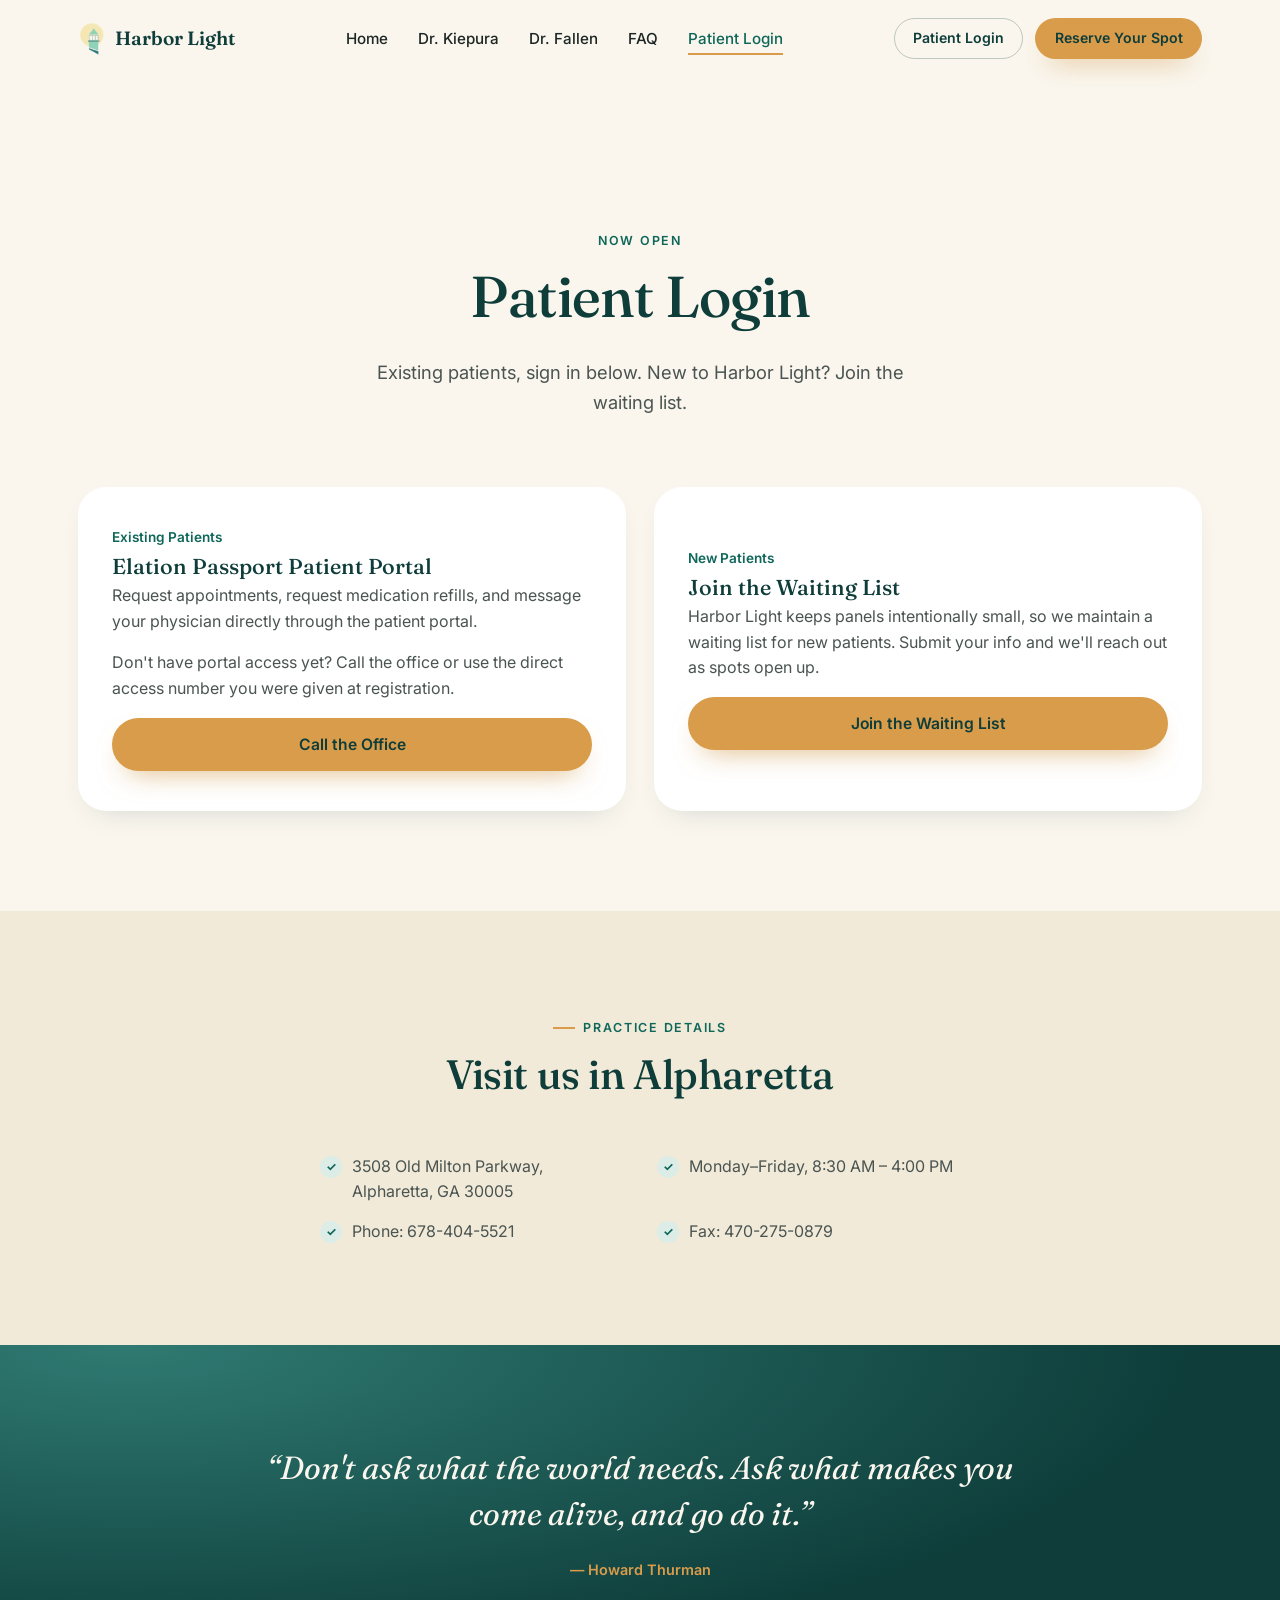
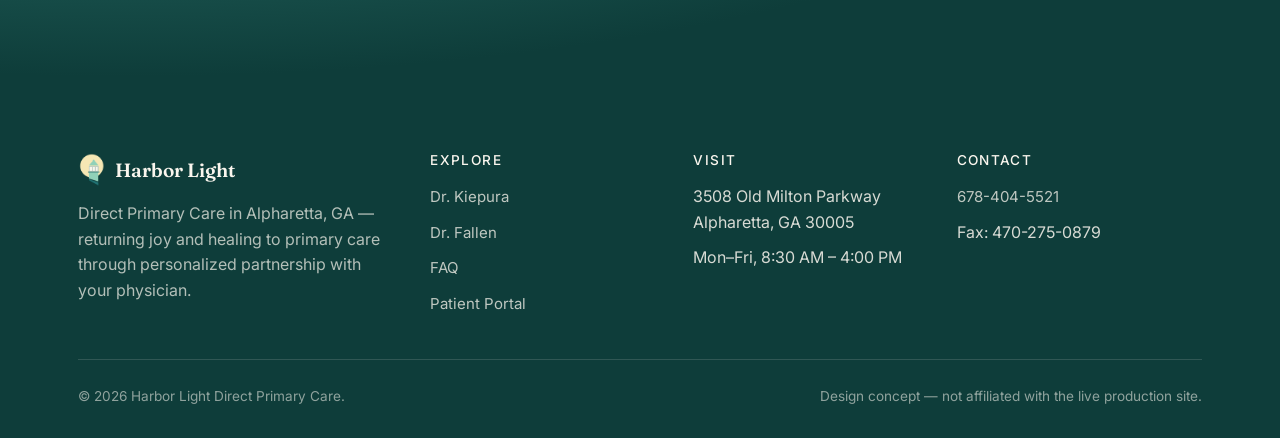
<file: site/patient-login.html>
<!DOCTYPE html>
<html lang="en">
<head>
<meta charset="UTF-8">
<meta name="viewport" content="width=device-width, initial-scale=1.0">
<title>Patient Login | Harbor Light Direct Primary Care</title>
<meta name="description" content="Existing Harbor Light patients can sign in to the Elation Passport Patient Portal. New patients can join the waiting list.">
<link rel="icon" href="assets/img/favicon.png">
<link rel="stylesheet" href="assets/css/styles.css">
<noscript><style>[data-reveal]{opacity:1 !important;transform:none !important;}</style></noscript>
</head>
<body>

<header class="site-header">
  <div class="container nav-row">
    <a href="index.html" class="brand">
      <img src="assets/img/logo-mark.png" alt="Harbor Light lighthouse mark">
      <span class="brand-name">Harbor Light</span>
    </a>
    <nav>
      <ul class="nav-links">
        <li><a href="index.html">Home</a></li>
        <li><a href="dr-kiepura.html">Dr. Kiepura</a></li>
        <li><a href="dr-fallen.html">Dr. Fallen</a></li>
        <li><a href="faq.html">FAQ</a></li>
        <li><a href="patient-login.html" class="active">Patient Login</a></li>
      </ul>
    </nav>
    <div class="nav-cta">
      <a href="#portal" class="btn btn-outline btn-sm">Patient Login</a>
      <a href="#new-patients" class="btn btn-primary btn-sm">Reserve Your Spot</a>
    </div>
    <button class="nav-toggle" aria-label="Open menu"><span></span><span></span><span></span></button>
  </div>
</header>

<div class="mobile-nav">
  <button class="mobile-nav-close" aria-label="Close menu">&times;</button>
  <a href="index.html">Home</a>
  <a href="dr-kiepura.html">Dr. Kiepura</a>
  <a href="dr-fallen.html">Dr. Fallen</a>
  <a href="faq.html">FAQ</a>
  <a href="patient-login.html">Patient Login</a>
  <a href="#new-patients" class="btn btn-primary">Reserve Your Spot</a>
</div>

<main>

  <section class="page-hero">
    <div class="container" data-reveal>
      <span class="eyebrow">Now Open</span>
      <h1>Patient Login</h1>
      <p class="lede" style="margin:0 auto;">Existing patients, sign in below. New to Harbor Light? Join the waiting list.</p>
    </div>
  </section>

  <section style="padding-top:0;">
    <div class="container">
      <div class="providers-grid" data-reveal>

        <div class="provider-card" id="portal" style="grid-template-columns:1fr;">
          <div class="provider-body" style="padding:40px 34px;">
            <span class="cred">Existing Patients</span>
            <h3>Elation Passport Patient Portal</h3>
            <p>Request appointments, request medication refills, and message your physician directly through the patient portal.</p>
            <p>Don't have portal access yet? Call the office or use the direct access number you were given at registration.</p>
            <a href="tel:6784045521" class="btn btn-primary">Call the Office</a>
          </div>
        </div>

        <div class="provider-card" id="new-patients" style="grid-template-columns:1fr;">
          <div class="provider-body" style="padding:40px 34px;">
            <span class="cred">New Patients</span>
            <h3>Join the Waiting List</h3>
            <p>Harbor Light keeps panels intentionally small, so we maintain a waiting list for new patients. Submit your info and we'll reach out as spots open up.</p>
            <a href="index.html#waitlist" class="btn btn-primary">Join the Waiting List</a>
          </div>
        </div>

      </div>
    </div>
  </section>

  <section class="bg-cream-dark">
    <div class="container">
      <div class="section-head" data-reveal>
        <span class="eyebrow">Practice Details</span>
        <h2>Visit us in Alpharetta</h2>
      </div>
      <div class="included-grid" data-reveal style="max-width:640px;margin:0 auto;">
        <li>3508 Old Milton Parkway, Alpharetta, GA 30005</li>
        <li>Monday&ndash;Friday, 8:30 AM &ndash; 4:00 PM</li>
        <li>Phone: 678-404-5521</li>
        <li>Fax: 470-275-0879</li>
      </div>
    </div>
  </section>

  <section class="bg-teal quote-band">
    <div class="container" data-reveal>
      <blockquote>&ldquo;Don't ask what the world needs. Ask what makes you come alive, and go do it.&rdquo;</blockquote>
      <cite>&mdash; Howard Thurman</cite>
    </div>
  </section>

</main>

<footer class="site-footer">
  <div class="container">
    <div class="footer-grid">
      <div class="footer-col">
        <a href="index.html" class="brand" style="margin-bottom:14px;">
          <img src="assets/img/logo-mark.png" alt="Harbor Light lighthouse mark">
          <span class="brand-name">Harbor Light</span>
        </a>
        <p>Direct Primary Care in Alpharetta, GA &mdash; returning joy and healing to primary care through personalized partnership with your physician.</p>
      </div>
      <div class="footer-col">
        <h4>Explore</h4>
        <ul>
          <li><a href="dr-kiepura.html">Dr. Kiepura</a></li>
          <li><a href="dr-fallen.html">Dr. Fallen</a></li>
          <li><a href="faq.html">FAQ</a></li>
          <li><a href="patient-login.html">Patient Portal</a></li>
        </ul>
      </div>
      <div class="footer-col">
        <h4>Visit</h4>
        <ul>
          <li>3508 Old Milton Parkway<br>Alpharetta, GA 30005</li>
          <li>Mon&ndash;Fri, 8:30 AM &ndash; 4:00 PM</li>
        </ul>
      </div>
      <div class="footer-col">
        <h4>Contact</h4>
        <ul>
          <li><a href="tel:6784045521">678-404-5521</a></li>
          <li>Fax: 470-275-0879</li>
        </ul>
      </div>
    </div>
    <div class="footer-bottom">
      <span>&copy; 2026 Harbor Light Direct Primary Care.</span>
      <span>Design concept &mdash; not affiliated with the live production site.</span>
    </div>
  </div>
</footer>

<script src="assets/js/main.js" defer></script>
</body>
</html>
</file>
<file: site/assets/css/styles.css>
/* ===== Harbor Light DPC — design system ===== */

@import url('https://fonts.googleapis.com/css2?family=Fraunces:ital,opsz,wght@0,9..144,400;0,9..144,500;0,9..144,600;1,9..144,500&family=Inter:wght@400;500;600;700&display=swap');

:root {
  --teal-900: #0e3d3a;
  --teal-700: #0e6759;
  --teal-600: #2f7a72;
  --teal-500: #3b8079;
  --teal-100: #dcece7;
  --cream: #faf6ee;
  --cream-dark: #f2ead9;
  --sand: #e9dcc3;
  --amber-500: #d99c4b;
  --amber-600: #c17f2f;
  --ink: #1c2624;
  --ink-soft: #4a5451;
  --ink-faint: #7c8683;
  --white: #ffffff;

  --font-display: 'Fraunces', Georgia, serif;
  --font-body: 'Inter', -apple-system, BlinkMacSystemFont, sans-serif;

  --radius-lg: 28px;
  --radius-md: 18px;
  --radius-sm: 10px;

  --shadow-soft: 0 20px 50px -25px rgba(14, 61, 58, 0.35);
  --shadow-card: 0 12px 30px -18px rgba(14, 61, 58, 0.25);

  --container: 1180px;
}

* { box-sizing: border-box; }
html { scroll-behavior: smooth; }

body {
  margin: 0;
  font-family: var(--font-body);
  color: var(--ink);
  background: var(--cream);
  line-height: 1.6;
  -webkit-font-smoothing: antialiased;
}

h1, h2, h3, h4 {
  font-family: var(--font-display);
  color: var(--teal-900);
  line-height: 1.12;
  margin: 0 0 0.5em;
  font-weight: 500;
}

h1 { font-size: clamp(2.4rem, 4.5vw, 3.6rem); letter-spacing: -0.01em; }
h2 { font-size: clamp(1.9rem, 3.2vw, 2.6rem); letter-spacing: -0.01em; }
h3 { font-size: 1.35rem; }
p { margin: 0 0 1em; color: var(--ink-soft); }
a { color: inherit; }
img { max-width: 100%; display: block; }

.container {
  width: 100%;
  max-width: var(--container);
  margin: 0 auto;
  padding: 0 28px;
}

.eyebrow {
  display: inline-flex;
  align-items: center;
  gap: 8px;
  font-family: var(--font-body);
  font-weight: 600;
  font-size: 0.78rem;
  letter-spacing: 0.14em;
  text-transform: uppercase;
  color: var(--teal-700);
  margin-bottom: 1.1em;
}
.eyebrow::before {
  content: '';
  width: 22px;
  height: 2px;
  background: var(--amber-500);
  display: inline-block;
}

.lede {
  font-size: 1.15rem;
  max-width: 46ch;
}

/* Buttons */
.btn {
  display: inline-flex;
  align-items: center;
  justify-content: center;
  gap: 8px;
  padding: 0.85em 1.7em;
  border-radius: 999px;
  font-family: var(--font-body);
  font-weight: 600;
  font-size: 0.98rem;
  text-decoration: none;
  border: 1.5px solid transparent;
  cursor: pointer;
  transition: transform 0.2s ease, box-shadow 0.2s ease, background 0.2s ease, color 0.2s ease;
  white-space: nowrap;
}
.btn:hover { transform: translateY(-2px); }
.btn-primary {
  background: var(--amber-500);
  color: var(--teal-900);
  box-shadow: 0 14px 28px -14px rgba(201, 138, 47, 0.65);
}
.btn-primary:hover { background: var(--amber-600); }
.btn-outline {
  background: transparent;
  border-color: rgba(14, 61, 58, 0.25);
  color: var(--teal-900);
}
.btn-outline:hover { border-color: var(--teal-700); background: rgba(14, 103, 89, 0.06); }
.btn-on-dark {
  background: var(--cream);
  color: var(--teal-900);
}
.btn-on-dark:hover { background: var(--white); }
.btn-ghost-on-dark {
  background: transparent;
  border-color: rgba(250, 246, 238, 0.4);
  color: var(--cream);
}
.btn-ghost-on-dark:hover { border-color: var(--cream); background: rgba(250, 246, 238, 0.08); }
.btn-sm { padding: 0.6em 1.3em; font-size: 0.88rem; }

/* ===== Header / Nav ===== */
.site-header {
  position: sticky;
  top: 0;
  z-index: 100;
  padding: 18px 0;
  transition: background 0.3s ease, box-shadow 0.3s ease, padding 0.3s ease;
}
.site-header.is-scrolled {
  background: rgba(250, 246, 238, 0.88);
  backdrop-filter: blur(14px);
  -webkit-backdrop-filter: blur(14px);
  box-shadow: 0 8px 24px -20px rgba(14, 61, 58, 0.5);
  padding: 12px 0;
}
.nav-row {
  display: flex;
  align-items: center;
  justify-content: space-between;
  gap: 24px;
}
.brand {
  display: flex;
  align-items: center;
  gap: 10px;
  text-decoration: none;
}
.brand img { height: 34px; width: auto; }
.brand-name {
  font-family: var(--font-display);
  font-size: 1.2rem;
  color: var(--teal-900);
  font-weight: 600;
}
.nav-links {
  display: flex;
  align-items: center;
  gap: 30px;
  list-style: none;
  margin: 0;
  padding: 0;
}
.nav-links a {
  text-decoration: none;
  color: var(--ink);
  font-weight: 500;
  font-size: 0.95rem;
  position: relative;
  padding: 4px 0;
}
.nav-links a.active,
.nav-links a:hover { color: var(--teal-700); }
.nav-links a::after {
  content: '';
  position: absolute;
  left: 0; right: 0; bottom: -3px;
  height: 2px;
  background: var(--amber-500);
  transform: scaleX(0);
  transition: transform 0.2s ease;
}
.nav-links a:hover::after,
.nav-links a.active::after { transform: scaleX(1); }
.nav-cta { display: flex; align-items: center; gap: 12px; }
.nav-toggle {
  display: none;
  background: none;
  border: none;
  cursor: pointer;
  padding: 6px;
}
.nav-toggle span {
  display: block;
  width: 24px;
  height: 2px;
  background: var(--teal-900);
  margin: 5px 0;
  transition: 0.25s ease;
}

/* ===== Hero ===== */
.hero {
  padding: 60px 0 90px;
  overflow: hidden;
}
.hero-grid {
  display: grid;
  grid-template-columns: 1.05fr 0.95fr;
  gap: 56px;
  align-items: center;
}
.hero h1 { margin-bottom: 0.35em; }
.hero-actions { display: flex; gap: 14px; margin-top: 2em; flex-wrap: wrap; }
.hero-quote {
  margin-top: 2.2em;
  padding-left: 18px;
  border-left: 3px solid var(--amber-500);
  font-family: var(--font-display);
  font-style: italic;
  font-size: 1.05rem;
  color: var(--teal-800, var(--teal-700));
}
.hero-media {
  position: relative;
}
.hero-media .blob {
  position: absolute;
  inset: -30px;
  background: linear-gradient(135deg, var(--teal-100), var(--sand));
  border-radius: 40% 60% 55% 45% / 50% 40% 60% 50%;
  z-index: 0;
  filter: blur(0.5px);
}
.hero-media img {
  position: relative;
  z-index: 1;
  border-radius: 40% 60% 55% 45% / 50% 40% 60% 50%;
  aspect-ratio: 1/1;
  object-fit: cover;
  object-position: center 20%;
  box-shadow: var(--shadow-soft);
}
.hero-badge {
  position: absolute;
  z-index: 2;
  bottom: 18px;
  left: -26px;
  background: var(--white);
  border-radius: var(--radius-md);
  padding: 16px 20px;
  box-shadow: var(--shadow-card);
  display: flex;
  align-items: center;
  gap: 12px;
  max-width: 230px;
}
.hero-badge .num {
  font-family: var(--font-display);
  font-size: 1.6rem;
  color: var(--teal-700);
  line-height: 1;
}
.hero-badge .label {
  font-size: 0.8rem;
  color: var(--ink-soft);
  line-height: 1.3;
}

/* ===== Stats bar ===== */
.stats-bar {
  background: var(--white);
  border-radius: var(--radius-lg);
  box-shadow: var(--shadow-card);
  margin-top: -50px;
  position: relative;
  z-index: 5;
}
.stats-grid {
  display: grid;
  grid-template-columns: repeat(4, 1fr);
}
.stat {
  padding: 30px 24px;
  text-align: center;
  border-right: 1px solid var(--cream-dark);
}
.stat:last-child { border-right: none; }
.stat .value {
  font-family: var(--font-display);
  font-size: 1.9rem;
  color: var(--teal-700);
  display: block;
}
.stat .label {
  font-size: 0.88rem;
  color: var(--ink-soft);
}

/* ===== Sections ===== */
section { padding: 100px 0; }
.section-head { max-width: 640px; margin: 0 auto 56px; text-align: center; }
.section-head.left { margin-left: 0; text-align: left; }

.bg-cream-dark { background: var(--cream-dark); }
.bg-teal {
  background: radial-gradient(120% 140% at 10% 0%, var(--teal-600), var(--teal-900) 70%);
  color: var(--cream);
}
.bg-teal h2, .bg-teal h3 { color: var(--white); }
.bg-teal p { color: rgba(250, 246, 238, 0.82); }

/* Bento "how it works" */
.bento {
  display: grid;
  grid-template-columns: repeat(3, 1fr);
  gap: 22px;
}
.bento-card {
  background: var(--white);
  border-radius: var(--radius-md);
  padding: 34px 30px;
  box-shadow: var(--shadow-card);
  transition: transform 0.25s ease, box-shadow 0.25s ease;
}
.bento-card:hover { transform: translateY(-6px); box-shadow: var(--shadow-soft); }
.bento-card .step-num {
  display: inline-flex;
  align-items: center;
  justify-content: center;
  width: 40px; height: 40px;
  border-radius: 50%;
  background: var(--teal-100);
  color: var(--teal-700);
  font-family: var(--font-display);
  font-weight: 600;
  margin-bottom: 18px;
}

/* Included list */
.included-grid {
  display: grid;
  grid-template-columns: repeat(2, 1fr);
  gap: 14px 34px;
  margin-top: 20px;
}
.included-grid li {
  list-style: none;
  display: flex;
  align-items: flex-start;
  gap: 10px;
  color: var(--ink-soft);
}
.included-grid li::before {
  content: '✓';
  flex-shrink: 0;
  width: 22px; height: 22px;
  border-radius: 50%;
  background: var(--teal-100);
  color: var(--teal-700);
  font-size: 0.75rem;
  display: flex; align-items: center; justify-content: center;
  margin-top: 2px;
  font-weight: 700;
}

/* Pricing */
.pricing-grid {
  display: grid;
  grid-template-columns: repeat(4, 1fr);
  gap: 20px;
}
.price-card {
  background: var(--white);
  border-radius: var(--radius-md);
  padding: 32px 26px;
  box-shadow: var(--shadow-card);
  text-align: center;
  position: relative;
  transition: transform 0.25s ease, box-shadow 0.25s ease;
}
.price-card:hover { transform: translateY(-6px); }
.price-card.featured {
  background: var(--teal-900);
  color: var(--cream);
  transform: scale(1.05);
  box-shadow: var(--shadow-soft);
}
.price-card.featured .age-range { color: rgba(250,246,238,0.75); }
.price-card.featured .price { color: var(--white); }
.price-card.featured .price span { color: rgba(250,246,238,0.7); }
.price-card .tag {
  position: absolute;
  top: -12px; left: 50%;
  transform: translateX(-50%);
  background: var(--amber-500);
  color: var(--teal-900);
  font-size: 0.72rem;
  font-weight: 700;
  letter-spacing: 0.06em;
  text-transform: uppercase;
  padding: 5px 14px;
  border-radius: 999px;
}
.price-card .age-range {
  font-size: 0.85rem;
  color: var(--ink-faint);
  text-transform: uppercase;
  letter-spacing: 0.08em;
  font-weight: 600;
}
.price-card .price {
  font-family: var(--font-display);
  font-size: 2.6rem;
  color: var(--teal-700);
  margin: 14px 0 6px;
}
.price-card .price span { font-size: 1rem; color: var(--ink-faint); font-family: var(--font-body); }
.pricing-note { text-align: center; margin-top: 34px; color: var(--ink-faint); font-size: 0.92rem; }

/* Providers */
.providers-grid {
  display: grid;
  grid-template-columns: repeat(2, 1fr);
  gap: 28px;
}
.provider-card {
  background: var(--white);
  border-radius: var(--radius-lg);
  overflow: hidden;
  box-shadow: var(--shadow-card);
  display: grid;
  grid-template-columns: 0.85fr 1.15fr;
}
.provider-card img { width: 100%; height: 100%; object-fit: cover; }
.provider-body { padding: 30px 28px; display: flex; flex-direction: column; justify-content: center; }
.provider-body .cred { color: var(--teal-700); font-weight: 600; font-size: 0.85rem; margin-bottom: 6px; }
.provider-body h3 { margin-bottom: 4px; }
.provider-body .role { color: var(--ink-faint); font-size: 0.9rem; margin-bottom: 12px; }
.provider-body .quote {
  font-family: var(--font-display);
  font-style: italic;
  color: var(--ink);
  font-size: 0.98rem;
  margin: 10px 0 16px;
}

/* Quote / mission band */
.quote-band { text-align: center; }
.quote-band blockquote {
  font-family: var(--font-display);
  font-size: clamp(1.4rem, 2.6vw, 2rem);
  font-style: italic;
  max-width: 780px;
  margin: 0 auto 20px;
  line-height: 1.45;
}
.quote-band cite { font-style: normal; color: var(--amber-500); font-weight: 600; font-size: 0.9rem; }

/* FAQ accordion */
.faq-list { max-width: 780px; margin: 0 auto; display: flex; flex-direction: column; gap: 14px; }
.faq-item {
  background: var(--white);
  border-radius: var(--radius-md);
  box-shadow: var(--shadow-card);
  overflow: hidden;
}
.faq-question {
  width: 100%;
  text-align: left;
  background: none;
  border: none;
  padding: 22px 26px;
  font-family: var(--font-body);
  font-weight: 600;
  font-size: 1.02rem;
  color: var(--teal-900);
  display: flex;
  justify-content: space-between;
  align-items: center;
  gap: 16px;
  cursor: pointer;
}
.faq-question .icon {
  flex-shrink: 0;
  width: 26px; height: 26px;
  border-radius: 50%;
  background: var(--teal-100);
  color: var(--teal-700);
  display: flex; align-items: center; justify-content: center;
  font-size: 1.1rem;
  transition: transform 0.25s ease;
}
.faq-item.open .faq-question .icon { transform: rotate(45deg); }
.faq-answer {
  max-height: 0;
  overflow: hidden;
  transition: max-height 0.3s ease, padding 0.3s ease;
  padding: 0 26px;
}
.faq-item.open .faq-answer { padding: 0 26px 22px; }

/* CTA banner */
.cta-banner {
  border-radius: var(--radius-lg);
  padding: 60px;
  display: flex;
  align-items: center;
  justify-content: space-between;
  gap: 30px;
  flex-wrap: wrap;
}
.cta-banner h2 { margin-bottom: 6px; }

/* Footer */
.site-footer {
  background: var(--teal-900);
  color: rgba(250, 246, 238, 0.85);
  padding: 70px 0 30px;
}
.footer-grid {
  display: grid;
  grid-template-columns: 1.4fr 1fr 1fr 1.1fr;
  gap: 40px;
  padding-bottom: 40px;
  border-bottom: 1px solid rgba(250, 246, 238, 0.14);
}
.site-footer .brand-name { color: var(--cream); }
.site-footer p { color: rgba(250, 246, 238, 0.7); }
.footer-col h4 {
  color: var(--cream);
  font-family: var(--font-body);
  font-size: 0.85rem;
  text-transform: uppercase;
  letter-spacing: 0.1em;
  margin-bottom: 16px;
}
.footer-col ul { list-style: none; margin: 0; padding: 0; display: flex; flex-direction: column; gap: 10px; }
.footer-col a { text-decoration: none; color: rgba(250, 246, 238, 0.75); font-size: 0.94rem; }
.footer-col a:hover { color: var(--amber-500); }
.footer-bottom {
  padding-top: 26px;
  display: flex;
  justify-content: space-between;
  font-size: 0.85rem;
  color: rgba(250, 246, 238, 0.55);
  flex-wrap: wrap;
  gap: 10px;
}

/* Waitlist form */
.form-card {
  background: var(--white);
  border-radius: var(--radius-lg);
  padding: 40px;
  box-shadow: var(--shadow-soft);
}
.form-row { display: grid; grid-template-columns: 1fr 1fr; gap: 16px; margin-bottom: 16px; }
.form-field { display: flex; flex-direction: column; gap: 6px; }
.form-field.full { grid-column: 1 / -1; }
.form-field label { font-size: 0.85rem; font-weight: 600; color: var(--teal-900); }
.form-field input,
.form-field select,
.form-field textarea {
  font-family: var(--font-body);
  font-size: 0.98rem;
  padding: 12px 14px;
  border-radius: var(--radius-sm);
  border: 1.5px solid var(--cream-dark);
  background: var(--cream);
  color: var(--ink);
}
.form-field input:focus,
.form-field select:focus,
.form-field textarea:focus {
  outline: none;
  border-color: var(--teal-500);
}

/* Sub-page hero (bio/faq/login) */
.page-hero {
  padding: 150px 0 70px;
  text-align: center;
}
.page-hero .eyebrow { justify-content: center; }
.page-hero .eyebrow::before { display: none; }

/* Reveal-on-scroll */
[data-reveal] {
  opacity: 0;
  transform: translateY(24px);
  transition: opacity 0.7s ease, transform 0.7s ease;
}
[data-reveal].is-visible { opacity: 1; transform: translateY(0); }

/* Utility */
.mt-0 { margin-top: 0; }
.text-center { text-align: center; }

/* ===== Responsive ===== */
@media (max-width: 980px) {
  .hero-grid { grid-template-columns: 1fr; }
  .hero-media { order: -1; max-width: 420px; margin: 0 auto; }
  .stats-grid { grid-template-columns: repeat(2, 1fr); }
  .stat:nth-child(2) { border-right: none; }
  .bento { grid-template-columns: 1fr; }
  .pricing-grid { grid-template-columns: repeat(2, 1fr); }
  .price-card.featured { transform: none; }
  .providers-grid { grid-template-columns: 1fr; }
  .provider-card { grid-template-columns: 1fr; }
  .provider-card img { aspect-ratio: 16/10; }
  .footer-grid { grid-template-columns: 1fr 1fr; }
  .included-grid { grid-template-columns: 1fr; }
}

@media (max-width: 720px) {
  .nav-links, .nav-cta .btn-outline { display: none; }
  .nav-toggle { display: block; }
  .cta-banner { flex-direction: column; text-align: center; padding: 40px 26px; }
  .stats-grid { grid-template-columns: 1fr 1fr; }
  .pricing-grid { grid-template-columns: 1fr 1fr; }
  .form-row { grid-template-columns: 1fr; }
  .footer-grid { grid-template-columns: 1fr; }
  section { padding: 64px 0; }
  .hero { padding: 40px 0 60px; }
  .page-hero { padding: 120px 0 50px; }
}

/* Mobile nav panel */
.mobile-nav {
  position: fixed;
  inset: 0;
  background: var(--teal-900);
  z-index: 200;
  display: flex;
  flex-direction: column;
  align-items: center;
  justify-content: center;
  gap: 30px;
  transform: translateX(100%);
  transition: transform 0.35s ease;
}
.mobile-nav.open { transform: translateX(0); }
.mobile-nav a {
  color: var(--cream);
  font-family: var(--font-display);
  font-size: 1.6rem;
  text-decoration: none;
}
.mobile-nav-close {
  position: absolute;
  top: 24px; right: 28px;
  background: none;
  border: none;
  color: var(--cream);
  font-size: 1.8rem;
  cursor: pointer;
}
</file>
